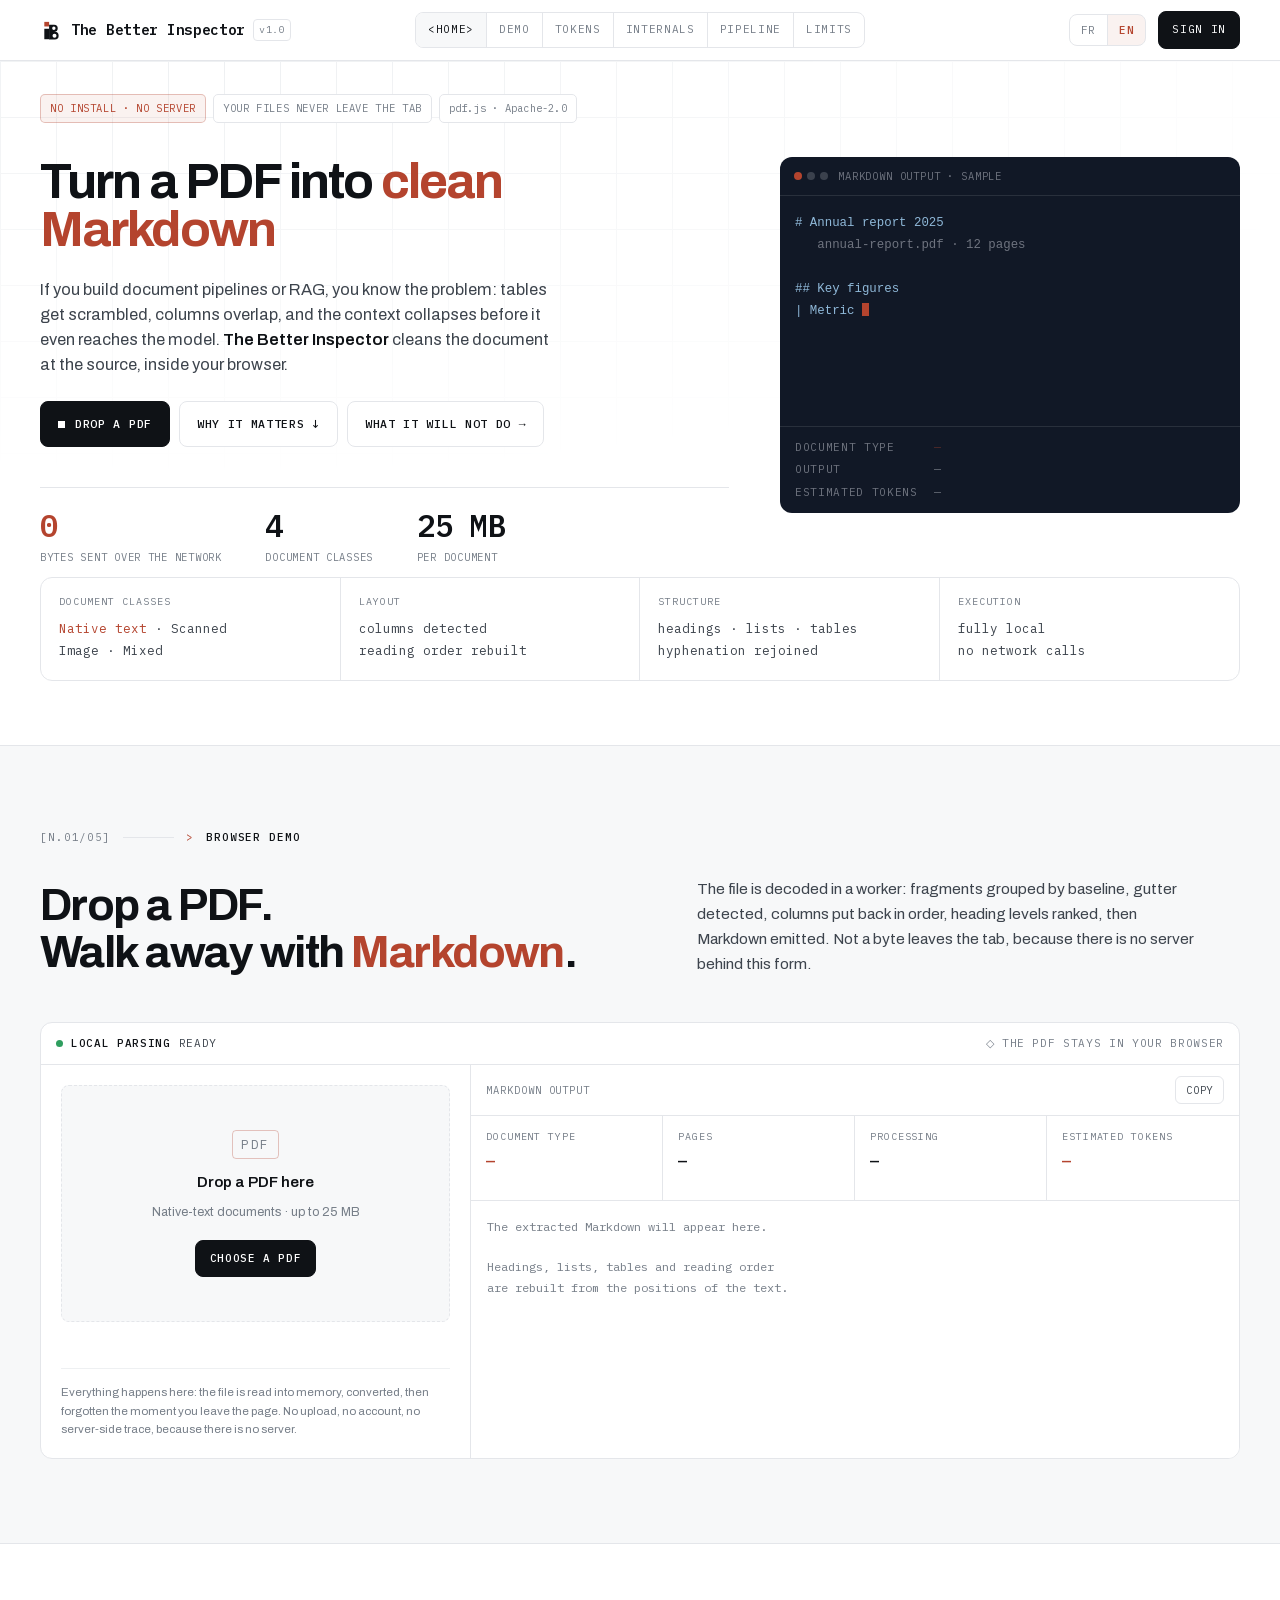
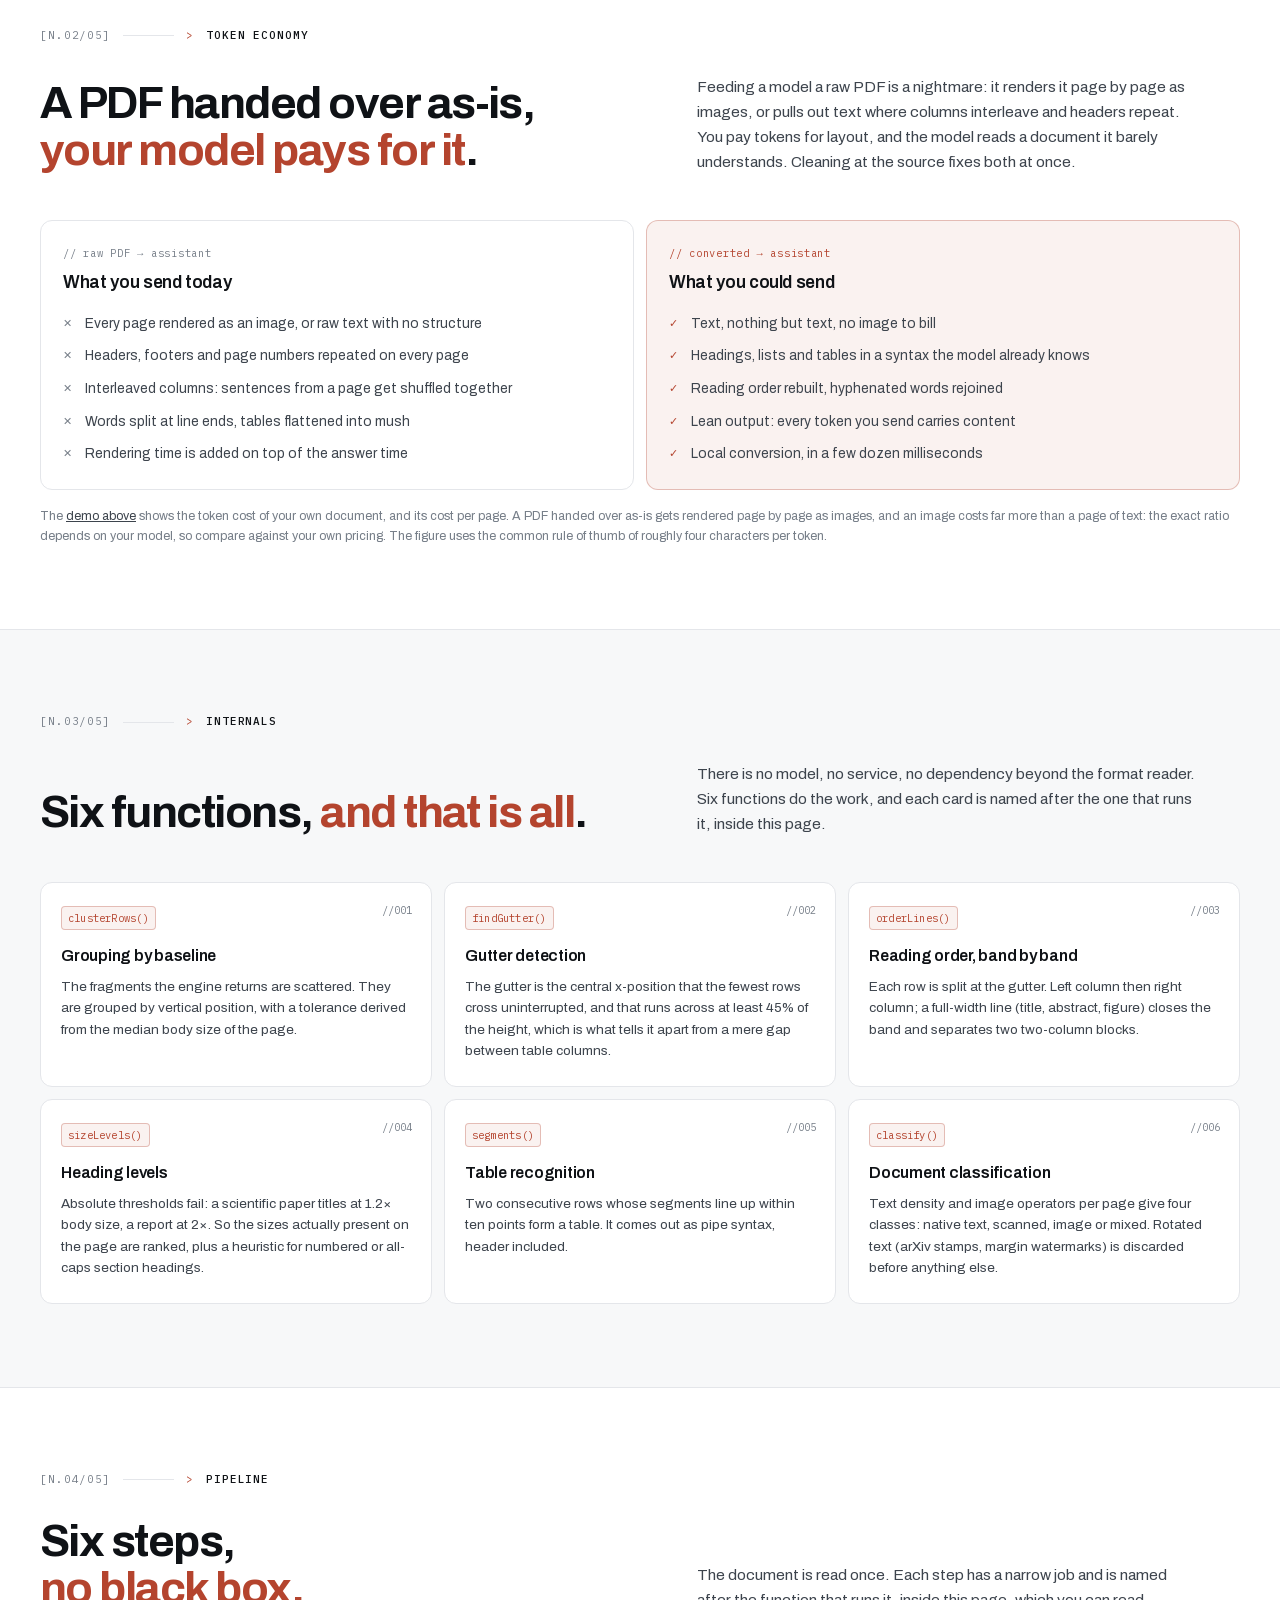
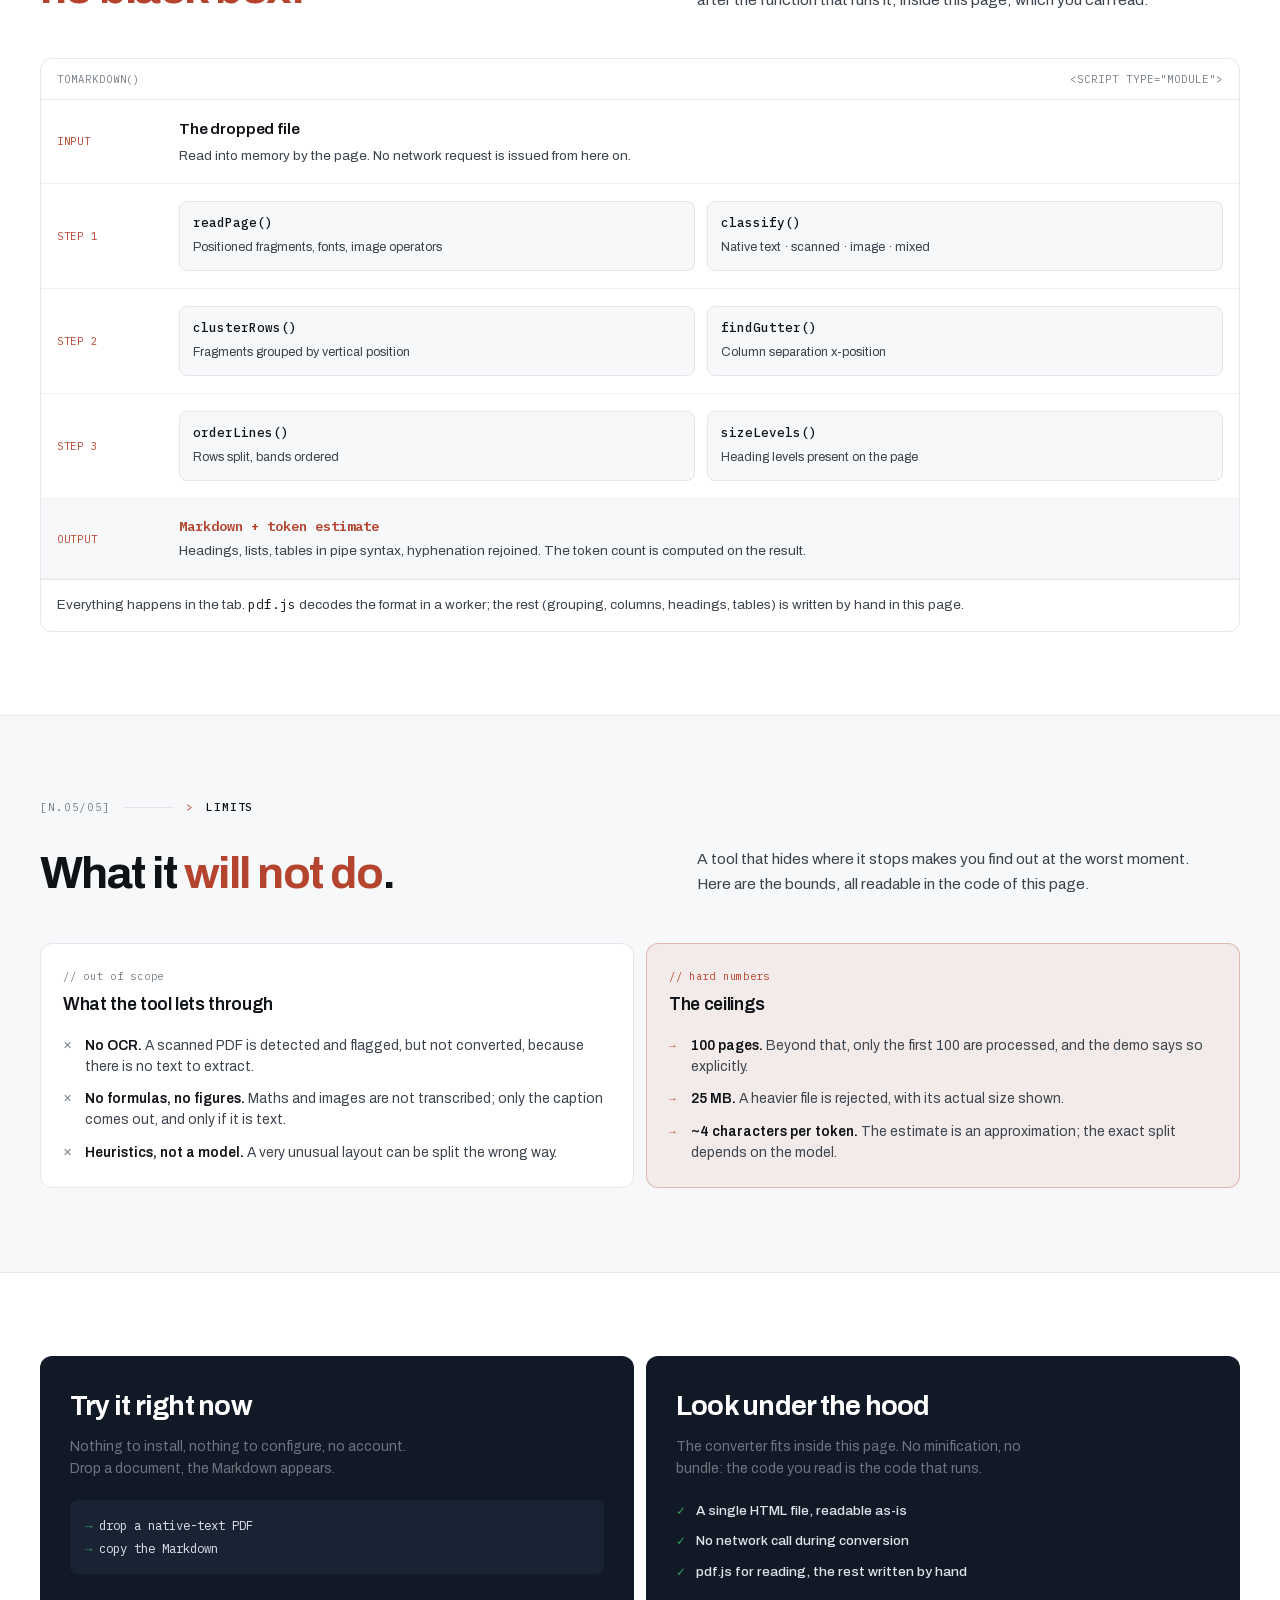
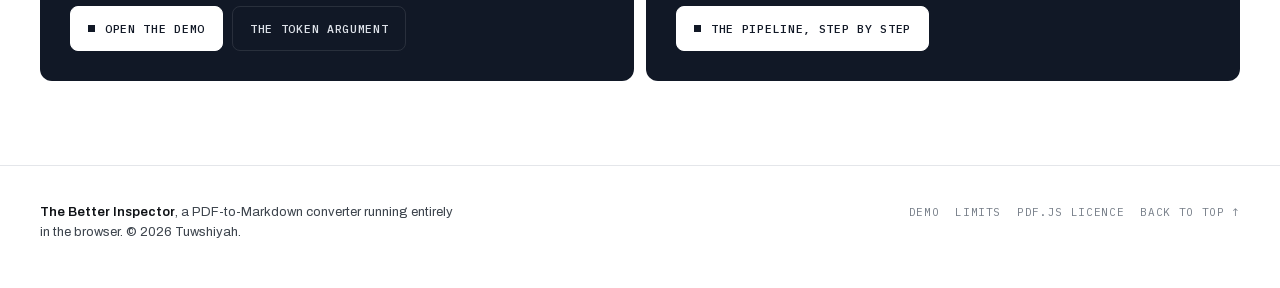
<file: index.html>
<!doctype html>
<html lang="fr">
<head>
<meta charset="utf-8">
<meta name="viewport" content="width=device-width, initial-scale=1">
<title>The Better Inspector, convertir un PDF en Markdown dans votre navigateur</title>
<meta name="description" content="Déposez un PDF, récupérez du Markdown structuré. Titres, listes, tableaux et ordre de lecture reconstruits, entièrement dans votre navigateur, sans installation et sans serveur.">
<meta name="theme-color" content="#ffffff">
<meta property="og:title" content="The Better Inspector">
<meta property="og:description" content="PDF → Markdown structuré, entièrement côté navigateur. Vos fichiers ne quittent jamais l'onglet.">
<meta property="og:type" content="website">
<link rel="icon" href="data:image/svg+xml,%3Csvg%20xmlns%3D%27http%3A%2F%2Fwww.w3.org%2F2000%2Fsvg%27%20viewBox%3D%270%200%2024%2024%27%3E%3Crect%20width%3D%2724%27%20height%3D%2724%27%20rx%3D%275%27%20fill%3D%27%230f1216%27%2F%3E%3Crect%20x%3D%274.5%27%20y%3D%273%27%20width%3D%275%27%20height%3D%274.8%27%20fill%3D%27%23b4442e%27%2F%3E%3Crect%20x%3D%274.5%27%20y%3D%2710.2%27%20width%3D%275.2%27%20height%3D%2710.9%27%20fill%3D%27%23fff%27%2F%3E%3Cpath%20fill%3D%27%23fff%27%20fill-rule%3D%27evenodd%27%20d%3D%27M9.5%206H14.8a3.7%203.7%200%200%201%200%207.4H15.5a3.95%203.95%200%200%201%200%207.9H9.5Z%20M14.45%207.95a1.75%201.75%200%201%200%200%203.5%201.75%201.75%200%200%200%200-3.5Z%20M15.15%2015.35a2.1%202.1%200%201%200%200%204.2%202.1%202.1%200%200%200%200-4.2Z%27%2F%3E%3C%2Fsvg%3E">

<style>
/* Polices servies depuis le site : aucune requête tierce.
   Archivo et IBM Plex Mono, SIL Open Font License. */
@font-face {
  font-family: 'Archivo';
  font-style: normal;
  font-weight: 400;
  font-stretch: 100%;
  font-display: swap;
  src: url(./vendor/fonts/Archivo-400-latin-ext.woff2) format('woff2');
  unicode-range: U+0100-02BA, U+02BD-02C5, U+02C7-02CC, U+02CE-02D7, U+02DD-02FF, U+0304, U+0308, U+0329, U+1D00-1DBF, U+1E00-1E9F, U+1EF2-1EFF, U+2020, U+20A0-20AB, U+20AD-20C0, U+2113, U+2C60-2C7F, U+A720-A7FF;
}
@font-face {
  font-family: 'Archivo';
  font-style: normal;
  font-weight: 400;
  font-stretch: 100%;
  font-display: swap;
  src: url(./vendor/fonts/Archivo-400-latin.woff2) format('woff2');
  unicode-range: U+0000-00FF, U+0131, U+0152-0153, U+02BB-02BC, U+02C6, U+02DA, U+02DC, U+0304, U+0308, U+0329, U+2000-206F, U+20AC, U+2122, U+2191, U+2193, U+2212, U+2215, U+FEFF, U+FFFD;
}
@font-face {
  font-family: 'Archivo';
  font-style: normal;
  font-weight: 500;
  font-stretch: 100%;
  font-display: swap;
  src: url(./vendor/fonts/Archivo-500-latin-ext.woff2) format('woff2');
  unicode-range: U+0100-02BA, U+02BD-02C5, U+02C7-02CC, U+02CE-02D7, U+02DD-02FF, U+0304, U+0308, U+0329, U+1D00-1DBF, U+1E00-1E9F, U+1EF2-1EFF, U+2020, U+20A0-20AB, U+20AD-20C0, U+2113, U+2C60-2C7F, U+A720-A7FF;
}
@font-face {
  font-family: 'Archivo';
  font-style: normal;
  font-weight: 500;
  font-stretch: 100%;
  font-display: swap;
  src: url(./vendor/fonts/Archivo-500-latin.woff2) format('woff2');
  unicode-range: U+0000-00FF, U+0131, U+0152-0153, U+02BB-02BC, U+02C6, U+02DA, U+02DC, U+0304, U+0308, U+0329, U+2000-206F, U+20AC, U+2122, U+2191, U+2193, U+2212, U+2215, U+FEFF, U+FFFD;
}
@font-face {
  font-family: 'Archivo';
  font-style: normal;
  font-weight: 600;
  font-stretch: 100%;
  font-display: swap;
  src: url(./vendor/fonts/Archivo-600-latin-ext.woff2) format('woff2');
  unicode-range: U+0100-02BA, U+02BD-02C5, U+02C7-02CC, U+02CE-02D7, U+02DD-02FF, U+0304, U+0308, U+0329, U+1D00-1DBF, U+1E00-1E9F, U+1EF2-1EFF, U+2020, U+20A0-20AB, U+20AD-20C0, U+2113, U+2C60-2C7F, U+A720-A7FF;
}
@font-face {
  font-family: 'Archivo';
  font-style: normal;
  font-weight: 600;
  font-stretch: 100%;
  font-display: swap;
  src: url(./vendor/fonts/Archivo-600-latin.woff2) format('woff2');
  unicode-range: U+0000-00FF, U+0131, U+0152-0153, U+02BB-02BC, U+02C6, U+02DA, U+02DC, U+0304, U+0308, U+0329, U+2000-206F, U+20AC, U+2122, U+2191, U+2193, U+2212, U+2215, U+FEFF, U+FFFD;
}
@font-face {
  font-family: 'Archivo';
  font-style: normal;
  font-weight: 700;
  font-stretch: 100%;
  font-display: swap;
  src: url(./vendor/fonts/Archivo-700-latin-ext.woff2) format('woff2');
  unicode-range: U+0100-02BA, U+02BD-02C5, U+02C7-02CC, U+02CE-02D7, U+02DD-02FF, U+0304, U+0308, U+0329, U+1D00-1DBF, U+1E00-1E9F, U+1EF2-1EFF, U+2020, U+20A0-20AB, U+20AD-20C0, U+2113, U+2C60-2C7F, U+A720-A7FF;
}
@font-face {
  font-family: 'Archivo';
  font-style: normal;
  font-weight: 700;
  font-stretch: 100%;
  font-display: swap;
  src: url(./vendor/fonts/Archivo-700-latin.woff2) format('woff2');
  unicode-range: U+0000-00FF, U+0131, U+0152-0153, U+02BB-02BC, U+02C6, U+02DA, U+02DC, U+0304, U+0308, U+0329, U+2000-206F, U+20AC, U+2122, U+2191, U+2193, U+2212, U+2215, U+FEFF, U+FFFD;
}
@font-face {
  font-family: 'IBM Plex Mono';
  font-style: normal;
  font-weight: 400;
  font-display: swap;
  src: url(./vendor/fonts/IBMPlexMono-400-latin-ext.woff2) format('woff2');
  unicode-range: U+0100-02BA, U+02BD-02C5, U+02C7-02CC, U+02CE-02D7, U+02DD-02FF, U+0304, U+0308, U+0329, U+1D00-1DBF, U+1E00-1E9F, U+1EF2-1EFF, U+2020, U+20A0-20AB, U+20AD-20C0, U+2113, U+2C60-2C7F, U+A720-A7FF;
}
@font-face {
  font-family: 'IBM Plex Mono';
  font-style: normal;
  font-weight: 400;
  font-display: swap;
  src: url(./vendor/fonts/IBMPlexMono-400-latin.woff2) format('woff2');
  unicode-range: U+0000-00FF, U+0131, U+0152-0153, U+02BB-02BC, U+02C6, U+02DA, U+02DC, U+0304, U+0308, U+0329, U+2000-206F, U+20AC, U+2122, U+2191, U+2193, U+2212, U+2215, U+FEFF, U+FFFD;
}
@font-face {
  font-family: 'IBM Plex Mono';
  font-style: normal;
  font-weight: 500;
  font-display: swap;
  src: url(./vendor/fonts/IBMPlexMono-500-latin-ext.woff2) format('woff2');
  unicode-range: U+0100-02BA, U+02BD-02C5, U+02C7-02CC, U+02CE-02D7, U+02DD-02FF, U+0304, U+0308, U+0329, U+1D00-1DBF, U+1E00-1E9F, U+1EF2-1EFF, U+2020, U+20A0-20AB, U+20AD-20C0, U+2113, U+2C60-2C7F, U+A720-A7FF;
}
@font-face {
  font-family: 'IBM Plex Mono';
  font-style: normal;
  font-weight: 500;
  font-display: swap;
  src: url(./vendor/fonts/IBMPlexMono-500-latin.woff2) format('woff2');
  unicode-range: U+0000-00FF, U+0131, U+0152-0153, U+02BB-02BC, U+02C6, U+02DA, U+02DC, U+0304, U+0308, U+0329, U+2000-206F, U+20AC, U+2122, U+2191, U+2193, U+2212, U+2215, U+FEFF, U+FFFD;
}
@font-face {
  font-family: 'IBM Plex Mono';
  font-style: normal;
  font-weight: 600;
  font-display: swap;
  src: url(./vendor/fonts/IBMPlexMono-600-latin-ext.woff2) format('woff2');
  unicode-range: U+0100-02BA, U+02BD-02C5, U+02C7-02CC, U+02CE-02D7, U+02DD-02FF, U+0304, U+0308, U+0329, U+1D00-1DBF, U+1E00-1E9F, U+1EF2-1EFF, U+2020, U+20A0-20AB, U+20AD-20C0, U+2113, U+2C60-2C7F, U+A720-A7FF;
}
@font-face {
  font-family: 'IBM Plex Mono';
  font-style: normal;
  font-weight: 600;
  font-display: swap;
  src: url(./vendor/fonts/IBMPlexMono-600-latin.woff2) format('woff2');
  unicode-range: U+0000-00FF, U+0131, U+0152-0153, U+02BB-02BC, U+02C6, U+02DA, U+02DC, U+0304, U+0308, U+0329, U+2000-206F, U+20AC, U+2122, U+2191, U+2193, U+2212, U+2215, U+FEFF, U+FFFD;
}


/* ═══════════════════════════════════════════════════════════════
   Jetons — base claire « produit », vocabulaire mono « atelier »
   ═══════════════════════════════════════════════════════════════ */
:root{
  --bg:#ffffff;
  --bg-alt:#f7f8f9;
  --ink:#0f1216;
  --ink-2:#3d444d;
  --muted:#767e88;
  --line:#e4e6ea;
  --line-2:#eef0f2;

  --oxide:#b4442e;                    /* l'accent : rouille sur papier */
  --oxide-soft:rgba(180,68,46,.07);
  --oxide-line:rgba(180,68,46,.3);
  --live:#2f9e5f;

  --dark:#111826;
  --dark-2:#1a2333;
  --dark-line:rgba(255,255,255,.1);
  --dark-fg:#dfe3ea;
  --dark-mut:rgba(223,227,234,.45);

  --sans:"Archivo","Helvetica Neue",Arial,sans-serif;
  --mono:"IBM Plex Mono",ui-monospace,"SFMono-Regular",Consolas,monospace;

  --r:8px;
  --r-lg:12px;
  --shell:1200px;
}

*,*::before,*::after{box-sizing:border-box}
html{scroll-behavior:smooth}
body{
  margin:0;background:var(--bg);color:var(--ink);
  font-family:var(--sans);font-size:16px;line-height:1.55;
  -webkit-font-smoothing:antialiased;text-rendering:optimizeLegibility;
}
a{color:inherit}
::selection{background:var(--oxide);color:#fff}
:focus-visible{outline:2px solid var(--oxide);outline-offset:3px;border-radius:4px}
.shell{width:min(100% - 2.5rem,var(--shell));margin-inline:auto}

/* ── Navigation : rangée de pastilles mono ─────────────────────── */
.nav{position:sticky;top:0;z-index:60;background:rgba(255,255,255,.85);
  backdrop-filter:blur(14px) saturate(1.5);border-bottom:1px solid var(--line)}
.nav-in{display:grid;grid-template-columns:minmax(0,1fr) auto minmax(0,1fr);align-items:center;gap:14px;height:60px}
/* colonnes fixees : un element en display:none quitte la grille, et
   sans cet ancrage le bloc de droite glisserait au centre */
.brand{grid-column:1}
.navlinks{grid-column:2;justify-self:center}
.nav-right{grid-column:3;justify-self:end;display:flex;align-items:center;gap:12px;min-width:0}
.brand{display:flex;align-items:center;gap:8px;text-decoration:none;min-width:0}
.mark{width:23px;height:23px;flex:none;color:var(--ink)}
@media(max-width:440px){.mark{width:20px;height:20px}}
.brand b{font-family:var(--mono);font-size:14.5px;font-weight:600;letter-spacing:-.02em;white-space:nowrap}
.chip{font-family:var(--mono);font-size:10px;letter-spacing:.05em;color:var(--muted);
  border:1px solid var(--line);border-radius:4px;padding:2px 5px;white-space:nowrap}
.navlinks{display:flex;border:1px solid var(--line);border-radius:var(--r);overflow:hidden;background:var(--bg)}
.navlinks a{font-family:var(--mono);font-size:11px;letter-spacing:.06em;text-transform:uppercase;
  color:var(--muted);text-decoration:none;padding:8px 12px;border-right:1px solid var(--line);
  white-space:nowrap;transition:color .16s,background .16s}
.navlinks a:last-child{border-right:0}
.navlinks a:hover{color:var(--ink);background:var(--bg-alt)}
.navlinks a.cur{color:var(--ink);background:var(--bg-alt)}
.gh{display:inline-flex;align-items:center;gap:7px;font-family:var(--mono);font-size:11px;
  letter-spacing:.06em;text-transform:uppercase;text-decoration:none;white-space:nowrap;
  border:1px solid var(--ink);border-radius:var(--r);padding:9px 13px;background:var(--ink);
  color:#fff;transition:background .16s,border-color .16s}
.gh:hover{background:var(--oxide);border-color:var(--oxide)}
.lang{display:flex;border:1px solid var(--line);border-radius:var(--r);overflow:hidden;
  background:var(--bg);flex:none}
.lang button{font-family:var(--mono);font-size:11px;letter-spacing:.06em;color:var(--muted);
  background:none;border:0;border-right:1px solid var(--line);padding:8px 11px;cursor:pointer;
  transition:color .16s,background .16s}
.lang button:last-child{border-right:0}
.lang button:hover{color:var(--ink);background:var(--bg-alt)}
/* la langue active reprend l'accent du titre (« Markdown propre ») */
.lang button[aria-pressed=true]{color:var(--oxide);background:var(--oxide-soft);font-weight:500}
/* ── Menu mobile ───────────────────────────────────────────────────
   Le bouton n'existe que sous 800 px, la ou la barre de liens n'a
   plus la place de tenir : elle s'y deplie sous la barre au lieu de
   disparaitre sans recours. */
.burger{display:none;align-items:center;justify-content:center;flex:none;
  width:33px;height:33px;padding:0;cursor:pointer;color:var(--muted);
  background:var(--bg);border:1px solid var(--line);border-radius:var(--r);
  transition:color .16s,background .16s}
.burger:hover{color:var(--ink);background:var(--bg-alt)}
.burger[aria-expanded=true]{color:var(--oxide);background:var(--oxide-soft);border-color:var(--oxide-line)}
.burger svg{width:15px;height:15px;display:block}
.burger .ico-close,.burger[aria-expanded=true] .ico-open{display:none}
.burger[aria-expanded=true] .ico-close{display:block}

@media(max-width:1100px){.navlinks a.opt{display:none}}
@media(max-width:800px){
  .burger{display:inline-flex}
  /* .nav est sticky, donc positionne : le panneau s'ancre dessus.
     justify-self:center vient de la barre horizontale et ferait
     retrecir le panneau au lieu de l'etirer entre left et right */
  .navlinks{display:none;position:absolute;left:0;right:0;top:60px;
    justify-self:stretch;
    flex-direction:column;border-radius:0;border-left:0;border-right:0;
    box-shadow:0 14px 30px rgba(15,18,22,.10)}
  .navlinks.open{display:flex}
  .navlinks a{border-right:0;border-bottom:1px solid var(--line);
    padding:13px 22px;font-size:12px}
  .navlinks a:last-child{border-bottom:0}
  /* les deux entrees repliees des 1100 px retrouvent leur place ici :
     le panneau a la hauteur qu'une barre horizontale n'avait pas */
  .navlinks a.opt{display:block}
}
@media(max-width:560px){.chip{display:none}}
/* la marque et le sélecteur doivent tenir sans troncature */
@media(max-width:440px){
  .nav-in{gap:10px}
  .nav-right{gap:8px}
  .brand b{font-size:12.5px}
  .lang button{padding:8px 8px}
  .gh{padding:8px 10px}
}
/* sous 430 px, la marque se reduit a son monogramme : c'est ce qui
   laisse la place au selecteur de langue et a l'action principale */
@media(max-width:430px){ .brand b{display:none} }

/* ── Boutons ───────────────────────────────────────────────────── */
.btn{display:inline-flex;align-items:center;gap:10px;font-family:var(--mono);font-size:11.5px;
  font-weight:500;letter-spacing:.06em;text-transform:uppercase;text-decoration:none;
  padding:13px 17px;border:1px solid var(--line);border-radius:var(--r);
  background:var(--bg);color:var(--ink);transition:border-color .16s,background .16s,transform .16s}
.btn:hover{border-color:var(--ink);transform:translateY(-1px)}
.btn s{width:7px;height:7px;background:currentColor;flex:none;display:block}   /* le carré Aeye */
.btn-primary{background:var(--ink);border-color:var(--ink);color:#fff}
.btn-primary:hover{background:var(--oxide);border-color:var(--oxide)}
.btn-dark{background:transparent;border-color:var(--dark-line);color:var(--dark-fg)}
.btn-dark:hover{border-color:var(--dark-fg)}
.btn-light{background:#fff;border-color:#fff;color:var(--dark)}
.btn-light:hover{background:var(--oxide);border-color:var(--oxide);color:#fff}

/* ── Bandes de section ─────────────────────────────────────────── */
.band{padding:clamp(58px,6.5vw,100px) 0;border-top:1px solid var(--line)}
.band-alt{background:var(--bg-alt)}
.sec-tag{display:flex;align-items:center;gap:12px;margin:0 0 clamp(20px,2.6vw,30px);
  font-family:var(--mono);font-size:11px;letter-spacing:.08em;text-transform:uppercase;color:var(--muted)}
.sec-tag i{flex:0 0 clamp(24px,4vw,64px);height:1px;background:var(--line);display:block}
.sec-tag .gt{color:var(--oxide)}
.sec-tag b{color:var(--ink);font-weight:500}

.intro{display:grid;grid-template-columns:minmax(0,1.05fr) minmax(0,.95fr);
  gap:clamp(18px,4.5vw,72px);align-items:end;margin-bottom:clamp(30px,3.6vw,46px)}
@media(max-width:880px){.intro{grid-template-columns:minmax(0,1fr);align-items:start;gap:14px}}
h2{margin:0;font-size:clamp(28px,3.5vw,46px);font-weight:700;line-height:1.05;letter-spacing:-.034em;max-width:24ch}
h2 em{font-style:normal;color:var(--oxide)}
.intro p{margin:0;color:var(--ink-2);font-size:15.5px;line-height:1.62;max-width:56ch}
.intro p a{color:var(--oxide);text-underline-offset:3px}
.intro p code,.note code{font-family:var(--mono);font-size:13px;background:var(--bg);
  border:1px solid var(--line);border-radius:4px;padding:1px 5px}
.band-alt .intro p code{background:#fff}

/* ═══ HERO ══════════════════════════════════════════════════════ */
.hero{position:relative;overflow:hidden;padding:clamp(22px,2.6vw,38px) 0 clamp(40px,5vw,64px)}
.hero::before{
  content:"";position:absolute;inset:0;pointer-events:none;
  background-image:linear-gradient(var(--line-2) 1px,transparent 1px),
                   linear-gradient(90deg,var(--line-2) 1px,transparent 1px);
  background-size:56px 56px;
  -webkit-mask-image:radial-gradient(130% 88% at 18% 0%,#000 0%,transparent 70%);
  mask-image:radial-gradient(130% 88% at 18% 0%,#000 0%,transparent 70%);
}
.hero>*{position:relative}

.tags{display:flex;flex-wrap:wrap;gap:7px;margin-bottom:clamp(22px,3vw,34px)}
.tag{font-family:var(--mono);font-size:10.5px;letter-spacing:.06em;text-transform:uppercase;
  color:var(--muted);background:var(--bg);border:1px solid var(--line);border-radius:5px;padding:5px 9px}
.tag-hot{color:var(--oxide);border-color:var(--oxide-line);background:var(--oxide-soft)}
.tag-code{text-transform:none;letter-spacing:.02em}

h1{margin:0;font-size:clamp(31px,3.9vw,52px);font-weight:700;line-height:.98;letter-spacing:-.038em;max-width:17ch}
h1 em{font-style:normal;color:var(--oxide)}
@keyframes blink{0%,50%{opacity:1}50.01%,100%{opacity:0}}

.hero-cols{display:grid;grid-template-columns:minmax(0,1fr) minmax(0,460px);
  gap:0 clamp(28px,4vw,60px);align-items:start}
.hero-head{grid-column:1;grid-row:1}
.hero-body{grid-column:1;grid-row:2;display:flex;flex-direction:column;min-width:0}
.hero .term{grid-column:2;grid-row:2}
@media(max-width:940px){
  .hero-cols{grid-template-columns:minmax(0,1fr)}
  .hero-head,.hero-body,.hero .term{grid-column:1}
  .hero-head{grid-row:1}.hero-body{grid-row:2}.hero .term{grid-row:3;margin-top:34px}
}
.lede{margin:clamp(16px,2vw,24px) 0 0;font-size:16.5px;line-height:1.5;color:var(--ink-2);max-width:52ch}
.lede strong{color:var(--ink);font-weight:600}
.cta-row{display:flex;flex-wrap:wrap;gap:9px;margin-top:24px}

.stats{display:flex;flex-wrap:wrap;gap:clamp(22px,3.4vw,50px);margin-top:clamp(28px,3.4vw,40px);
  padding-top:22px;border-top:1px solid var(--line)}
.stat b{display:block;font-family:var(--mono);font-size:clamp(23px,2.5vw,31px);font-weight:600;
  letter-spacing:-.035em;line-height:1;font-variant-numeric:tabular-nums}
.stat:first-child b{color:var(--oxide)}
.stat span{display:block;font-family:var(--mono);font-size:10.5px;letter-spacing:.07em;
  text-transform:uppercase;color:var(--muted);margin-top:8px}

/* ── Terminal ──────────────────────────────────────────────────── */
.term{background:var(--dark);border-radius:var(--r-lg);color:var(--dark-fg);
  font-family:var(--mono);overflow:hidden}
.term-head{display:flex;align-items:center;gap:10px;padding:11px 14px;border-bottom:1px solid var(--dark-line);
  font-size:10.5px;letter-spacing:.08em;text-transform:uppercase;color:var(--dark-mut)}
.dots{display:flex;gap:5px}
.dots i{width:8px;height:8px;border-radius:50%;background:rgba(223,227,234,.2)}
.dots i:first-child{background:var(--oxide)}
.term pre{margin:0;padding:16px 15px;overflow-x:auto;line-height:1.78;font-size:12.4px}
.hero .term pre{min-height:calc(16.02em + 32px)}
.tcur{display:inline-block;width:.58em;height:1.02em;background:var(--oxide);
  vertical-align:-.16em;animation:blink 1.05s steps(1) infinite}
.p1{color:var(--oxide)}
.cmt{color:var(--dark-mut)}
.md{color:#8fb8d8}
.term-foot{display:grid;grid-template-columns:auto 1fr;gap:5px 16px;padding:12px 15px;
  border-top:1px solid var(--dark-line);font-size:11px}
.term-foot span{color:var(--dark-mut);letter-spacing:.06em;text-transform:uppercase}
.term-foot strong{font-weight:500}
.term-foot strong.hot{color:var(--oxide)}

/* ── Fiche technique ───────────────────────────────────────────── */
.specs{display:grid;grid-template-columns:repeat(4,1fr);margin-top:12px;
  border:1px solid var(--line);border-radius:var(--r-lg);overflow:hidden;background:var(--bg)}
@media(max-width:940px){.specs{grid-template-columns:repeat(2,1fr)}}
@media(max-width:560px){.specs{grid-template-columns:1fr}}
.spec{padding:16px 18px 18px;border-right:1px solid var(--line)}
.spec:last-child{border-right:0}
@media(max-width:940px){
  .spec:nth-child(2n){border-right:0}
  .spec:nth-child(-n+2){border-bottom:1px solid var(--line)}
}
@media(max-width:560px){
  .spec{border-right:0;border-bottom:1px solid var(--line)}
  .spec:last-child{border-bottom:0}
}
.spec span{display:block;font-family:var(--mono);font-size:10px;letter-spacing:.1em;
  text-transform:uppercase;color:var(--muted);margin-bottom:8px}
.spec b{display:block;font-family:var(--mono);font-size:12.5px;font-weight:400;line-height:1.75;color:var(--ink-2)}
.spec b i{font-style:normal;color:var(--oxide)}

/* ═══ DÉMO — l'élément signature ════════════════════════════════ */
.demo{background:var(--bg);border:1px solid var(--line);border-radius:var(--r-lg);overflow:hidden}
.demo-bar{display:flex;align-items:center;gap:12px;flex-wrap:wrap;padding:12px 15px;
  border-bottom:1px solid var(--line);font-family:var(--mono);font-size:11px;
  letter-spacing:.06em;text-transform:uppercase;color:var(--muted)}
.demo-engine{display:inline-flex;align-items:center;gap:8px;color:var(--ink-2)}
.demo-engine b{font-weight:500;color:var(--ink)}
.dot{width:7px;height:7px;border-radius:50%;background:var(--muted);flex:none}
.dot-ok{background:var(--live)}
.dot-run{background:var(--oxide);animation:pulse 1s ease-in-out infinite}
.dot-err{background:var(--oxide)}
@keyframes pulse{0%,100%{opacity:1}50%{opacity:.25}}
.demo-priv{margin-left:auto;display:inline-flex;align-items:center;gap:7px}

.demo-grid{display:grid;grid-template-columns:minmax(0,430px) minmax(0,1fr)}
@media(max-width:960px){.demo-grid{grid-template-columns:minmax(0,1fr)}}
.demo-in{padding:20px;border-right:1px solid var(--line)}
@media(max-width:960px){.demo-in{border-right:0;border-bottom:1px solid var(--line)}}

.drop{display:flex;flex-direction:column;align-items:center;gap:8px;text-align:center;
  border:1px dashed var(--line);border-radius:var(--r);background:var(--bg-alt);
  padding:clamp(34px,3.4vw,46px) 22px;cursor:pointer;transition:border-color .18s,background .18s}
.drop:hover,.drop.over{border-color:var(--oxide);background:var(--oxide-soft)}
.drop-mark{font-family:var(--mono);font-size:10.5px;letter-spacing:.14em;color:var(--oxide);
  border:1px solid var(--oxide-line);border-radius:4px;padding:4px 8px;margin-bottom:4px}
.drop strong{font-size:15px;font-weight:600}
.drop span{font-size:12.5px;color:var(--muted)}
.drop .pick{margin-top:10px;font-family:var(--mono);font-size:11px;letter-spacing:.06em;
  text-transform:uppercase;font-weight:500;border:1px solid var(--ink);border-radius:var(--r);
  background:var(--ink);color:#fff;padding:9px 14px}

.demo-file{display:none;align-items:baseline;gap:8px;margin-top:14px;font-family:var(--mono);
  font-size:11.5px;padding:10px 11px;border:1px solid var(--line);border-radius:var(--r);background:var(--bg-alt)}
.demo-file.on{display:flex}
.demo-file strong{flex:1 1 auto;min-width:0;font-weight:500;overflow:hidden;text-overflow:ellipsis;white-space:nowrap}
.demo-file span{flex:none;color:var(--muted)}
.demo-file button{flex:none;font-family:var(--mono);font-size:11px;text-transform:uppercase;
  letter-spacing:.06em;background:none;border:0;color:var(--oxide);cursor:pointer;padding:0}
.demo-file button:hover{text-decoration:underline}
.demo-msg{margin:12px 0 0;font-size:12.5px;line-height:1.5;color:var(--ink-2);min-height:1.5em}
.demo-msg[data-tone=err]{color:var(--oxide)}
.demo-msg[data-tone=ok]{color:var(--live)}
.note{margin:16px 0 0;padding-top:14px;border-top:1px solid var(--line-2);
  font-size:11.5px;line-height:1.6;color:var(--muted)}
.note a{color:var(--ink-2)}

.demo-out{display:flex;flex-direction:column;min-width:0}
.demo-out-head{display:flex;align-items:center;gap:12px;padding:11px 15px;border-bottom:1px solid var(--line);
  font-family:var(--mono);font-size:10.5px;letter-spacing:.09em;text-transform:uppercase;color:var(--muted)}
.demo-copy{margin-left:auto;font-family:var(--mono);font-size:10.5px;letter-spacing:.06em;
  text-transform:uppercase;padding:6px 10px;border:1px solid var(--line);border-radius:6px;
  background:var(--bg);color:var(--ink-2);cursor:pointer;transition:.16s}
.demo-copy:hover{border-color:var(--ink);color:var(--ink)}
.demo-copy[data-done=yes]{color:var(--oxide);border-color:var(--oxide-line)}
.demo-metrics{display:grid;grid-template-columns:repeat(4,1fr);border-bottom:1px solid var(--line)}
@media(max-width:700px){.demo-metrics{grid-template-columns:repeat(2,1fr)}
  .metric:nth-child(2n){border-right:0}.metric:nth-child(-n+2){border-bottom:1px solid var(--line)}}
.metric{padding:13px 15px;border-right:1px solid var(--line);display:flex;flex-direction:column;gap:4px}
.metric:last-child{border-right:0}
.metric span{font-family:var(--mono);font-size:10px;letter-spacing:.09em;text-transform:uppercase;color:var(--muted)}
.metric strong{font-family:var(--mono);font-size:15px;font-weight:600;font-variant-numeric:tabular-nums}
.metric-sub{font-family:var(--mono);font-size:10.5px;color:var(--muted);
  font-variant-numeric:tabular-nums;min-height:1em}
.metric strong.hot{color:var(--oxide)}
.md-out{margin:0;flex:1;min-height:0;height:clamp(300px,34vw,430px);overflow:auto;padding:16px;
  font-family:var(--mono);font-size:12px;line-height:1.7;color:var(--ink-2);
  white-space:pre-wrap;word-break:break-word;background:var(--bg)}
.md-out:empty::before{content:attr(data-empty);color:var(--muted);white-space:pre-wrap}

/* ── Capacités ─────────────────────────────────────────────────── */
.cards{display:grid;grid-template-columns:repeat(3,1fr);gap:12px}
@media(max-width:940px){.cards{grid-template-columns:repeat(2,1fr)}}
@media(max-width:620px){.cards{grid-template-columns:1fr}}
.card{position:relative;padding:22px 20px 24px;background:var(--bg);
  border:1px solid var(--line);border-radius:var(--r-lg);transition:border-color .18s,transform .18s}
.card:hover{border-color:var(--ink);transform:translateY(-2px)}
.card .idx{position:absolute;top:19px;right:19px;font-family:var(--mono);font-size:10.5px;color:var(--muted)}
.card code{display:inline-block;font-family:var(--mono);font-size:10.5px;letter-spacing:.02em;
  color:var(--oxide);background:var(--oxide-soft);border:1px solid var(--oxide-line);
  border-radius:4px;padding:3px 6px;margin-bottom:14px}
.card h3{margin:0 0 7px;font-size:16px;font-weight:600;letter-spacing:-.015em}
.card p{margin:0;font-size:13.6px;line-height:1.58;color:var(--ink-2)}

/* ── Cartes en vis-à-vis (jetons, limites) ─────────────────────── */
.vs{display:grid;grid-template-columns:1fr 1fr;gap:12px}
@media(max-width:820px){.vs{grid-template-columns:1fr}}
.vs-card{padding:24px 22px;background:var(--bg);border:1px solid var(--line);border-radius:var(--r-lg)}
.vs-card.good{border-color:var(--oxide-line);background:var(--oxide-soft)}
.vs-card i{display:block;font-style:normal;font-family:var(--mono);font-size:10.5px;
  letter-spacing:.07em;color:var(--muted);margin-bottom:7px}
.vs-card.good i{color:var(--oxide)}
.vs-card h3{margin:0 0 18px;font-size:17.5px;font-weight:600;letter-spacing:-.02em}
.vs-list{list-style:none;margin:0;padding:0;display:flex;flex-direction:column;gap:12px}
/* bloc, et non flex : le <b> d'introduction doit couler dans la phrase */
.vs-list li{position:relative;padding-left:22px;font-size:13.8px;line-height:1.5;color:var(--ink-2)}
.vs-list li::before{content:"\2715";position:absolute;left:0;top:1px;
  font-family:var(--mono);font-size:11px;color:var(--muted)}
.vs-card.good .vs-list li::before{content:"\2713";color:var(--oxide)}
/* une coche devant un plafond induirait en erreur : on marque, on n'approuve pas */
.vs-card.facts .vs-list li::before{content:"\2192";color:var(--oxide)}
.vs-list li b{color:var(--ink);font-weight:600}
.vs-foot{margin:16px 0 0;font-size:12.5px;line-height:1.6;color:var(--muted)}

/* ── Architecture ──────────────────────────────────────────────── */
.flow{background:var(--bg);border:1px solid var(--line);border-radius:var(--r-lg);overflow:hidden}
.flow-head{display:flex;justify-content:space-between;gap:12px;padding:12px 16px;
  border-bottom:1px solid var(--line);font-family:var(--mono);font-size:10.5px;
  letter-spacing:.09em;text-transform:uppercase;color:var(--muted)}
.step{display:grid;grid-template-columns:104px minmax(0,1fr);gap:18px;align-items:center;
  padding:17px 16px;border-bottom:1px solid var(--line-2)}
.step:last-of-type{border-bottom:0}
.step-n{font-family:var(--mono);font-size:10.5px;letter-spacing:.07em;color:var(--oxide);text-transform:uppercase}
.step h3{margin:0 0 4px;font-size:15.5px;font-weight:600;letter-spacing:-.01em}
.step p{margin:0;font-size:13.4px;color:var(--ink-2);line-height:1.5}
.split{display:grid;grid-template-columns:1fr 1fr;gap:12px}
@media(max-width:660px){.split{grid-template-columns:1fr}.step{grid-template-columns:1fr;gap:8px}}
.mini{border:1px solid var(--line);border-radius:var(--r);padding:11px 13px;background:var(--bg-alt)}
.mini strong{display:block;font-family:var(--mono);font-size:12.5px;font-weight:500;margin-bottom:2px}
.mini span{font-size:12.5px;color:var(--ink-2)}
.step-out{background:var(--bg-alt)}
.step-out h3{color:var(--oxide);font-family:var(--mono);font-size:13.5px;letter-spacing:0}
.flow-foot{padding:15px 16px;border-top:1px solid var(--line);font-size:13.4px;color:var(--ink-2)}
.flow-foot code{font-family:var(--mono);font-size:12.5px;color:var(--ink)}

/* ── Appel à l'action ──────────────────────────────────────────── */
.cta{display:grid;grid-template-columns:1fr 1fr;gap:12px}
@media(max-width:860px){.cta{grid-template-columns:1fr}}
.cta-card{display:flex;flex-direction:column;background:var(--dark);border-radius:var(--r-lg);
  padding:clamp(22px,2.6vw,30px);color:var(--dark-fg)}
.cta-card h3{margin:0 0 8px;font-size:clamp(21px,2.2vw,27px);font-weight:700;letter-spacing:-.028em;color:#fff}
.cta-card>p{margin:0 0 20px;font-size:14px;line-height:1.6;color:var(--dark-mut);max-width:44ch}
.cta-term{background:var(--dark-2);border-radius:var(--r);padding:14px 15px;font-family:var(--mono);
  font-size:12.4px;line-height:1.85;margin-bottom:auto;overflow-x:auto;white-space:pre}
.cta-term .p1{color:var(--live)}
.checks{list-style:none;margin:0 0 auto;padding:0;display:flex;flex-direction:column;gap:9px}
.checks li{display:flex;align-items:baseline;gap:10px;font-size:13.6px;font-weight:500}
.checks li::before{content:"✓";color:var(--live);font-family:var(--mono);font-size:12px;flex:none}
.cta-row-dark{display:flex;flex-wrap:wrap;gap:9px;margin-top:24px}

/* ── Pied ──────────────────────────────────────────────────────── */
footer{border-top:1px solid var(--line);padding:36px 0 46px}
.foot{display:flex;flex-wrap:wrap;gap:22px;align-items:baseline;justify-content:space-between}
.foot p{margin:0;font-size:13px;color:var(--ink-2);max-width:52ch}
.foot p b{color:var(--ink);font-weight:600}
.foot nav{display:flex;flex-wrap:wrap;gap:16px}
.foot nav a{font-family:var(--mono);font-size:11px;letter-spacing:.06em;text-transform:uppercase;
  color:var(--muted);text-decoration:none;transition:color .16s}
.foot nav a:hover{color:var(--oxide)}

/* ── Mouvement ─────────────────────────────────────────────────── */
.js .rv{opacity:0;transform:translateY(12px)}
.js .rv.in{opacity:1;transform:none;transition:opacity .6s cubic-bezier(.22,1,.36,1),transform .6s cubic-bezier(.22,1,.36,1)}
@keyframes fade-up{from{opacity:0;transform:translateY(10px)}to{opacity:1;transform:none}}
.js .tags{animation:fade-up .5s both}
.js h1{animation:fade-up .6s .26s both cubic-bezier(.22,1,.36,1)}
.js .lede,.js .cta-row,.js .stats{animation:fade-up .6s .46s both}
.js .hero .term{animation:fade-up .6s .52s both}
.js .pkgs,.js .specs{animation:fade-up .6s .62s both}

@media(prefers-reduced-motion:reduce){
  html{scroll-behavior:auto}
  .js .rv,.js .rv.in{opacity:1;transform:none;transition:none}
  .js .tags,.js h1,.js .lede,.js .cta-row,.js .stats,.js .hero .term,.js .pkgs,.js .specs{animation:none}
  .dot-run,.tcur{animation:none}
  .tcur{display:none}
  .btn:hover,.card:hover,.pkg:hover{transform:none}
  *{transition-duration:.01ms!important}
}

/* ── Invitation a ouvrir un compte ─────────────────────────────────
   Au-dessus du bandeau, qui est en z-index 60. */
.gate[hidden]{display:none}
.gate{position:fixed;inset:0;z-index:100;display:flex;align-items:center;justify-content:center;
  padding:22px;background:rgba(15,18,22,.42);backdrop-filter:blur(3px)}
.gate-card{width:100%;max-width:410px;background:var(--bg);border:1px solid var(--line);
  border-radius:var(--r-lg);padding:clamp(24px,4vw,32px);box-shadow:0 24px 60px rgba(15,18,22,.22)}
.gate-tag{display:flex;align-items:center;gap:10px;margin:0 0 14px;font-family:var(--mono);
  font-size:11px;letter-spacing:.06em;text-transform:uppercase;color:var(--muted)}
.gate-tag i{flex:1;height:1px;background:var(--line);display:block}
.gate-card h3{margin:0 0 10px;font-size:clamp(19px,2.2vw,23px);line-height:1.25;letter-spacing:-.02em}
.gate-card h3 em{font-style:normal;color:var(--oxide)}
.gate-card p{margin:0 0 20px;font-size:14px;line-height:1.6;color:var(--ink-2)}
.gate-acts{display:flex;flex-wrap:wrap;gap:9px}
.gate-acts .btn{flex:1 1 150px;justify-content:center}
.gate-close{display:block;width:100%;margin-top:16px;padding:0;background:none;border:0;cursor:pointer;
  font-family:var(--mono);font-size:11px;letter-spacing:.05em;color:var(--muted);
  text-decoration:underline;text-underline-offset:3px;transition:color .16s}
.gate-close:hover{color:var(--oxide)}
</style>
</head>

<body>

<nav class="nav">
  <div class="shell nav-in">
    <a class="brand" href="#haut">
      <svg class="mark" viewBox="0 0 24 24" aria-hidden="true">
        <rect x="4.5" y="3" width="5" height="4.8" fill="var(--oxide)"/>
        <rect x="4.5" y="10.2" width="5.2" height="10.9" fill="currentColor"/>
        <path fill="currentColor" fill-rule="evenodd" d="M9.5 6H14.8a3.7 3.7 0 0 1 0 7.4H15.5a3.95 3.95 0 0 1 0 7.9H9.5Z M14.45 7.95a1.75 1.75 0 1 0 0 3.5 1.75 1.75 0 0 0 0-3.5Z M15.15 15.35a2.1 2.1 0 1 0 0 4.2 2.1 2.1 0 0 0 0-4.2Z"/>
      </svg>
      <b>The Better Inspector</b><span class="chip">v1.0</span>
    </a>
    <div class="navlinks" id="navlinks">
      <a class="cur" href="#haut" data-i18n="nav.home">&lt;accueil&gt;</a>
      <a href="#demo" data-i18n="nav.demo">Démo</a>
      <a href="#jetons" data-i18n="nav.tokens">Jetons</a>
      <a class="opt" href="#capacites" data-i18n="nav.caps">Capacités</a>
      <a class="opt" href="#architecture" data-i18n="nav.chain">Chaîne</a>
      <a href="#limites" data-i18n="nav.limits">Limites</a>
    </div>
    <div class="nav-right">
      <div class="lang" role="group" aria-label="Langue / Language">
        <button type="button" data-lang="fr" aria-pressed="true">FR</button>
        <button type="button" data-lang="en" aria-pressed="false">EN</button>
      </div>
      <a class="gh" href="login.html" data-i18n="nav.login">Connexion</a>
      <button class="burger" id="burger" type="button" aria-label="Menu"
              aria-expanded="false" aria-controls="navlinks">
        <svg class="ico-open" viewBox="0 0 16 16" aria-hidden="true">
          <path d="M1 3.5h14M1 8h14M1 12.5h14" fill="none" stroke="currentColor" stroke-width="1.5"/>
        </svg>
        <svg class="ico-close" viewBox="0 0 16 16" aria-hidden="true">
          <path d="M3 3l10 10M13 3L3 13" fill="none" stroke="currentColor" stroke-width="1.5"/>
        </svg>
      </button>
    </div>
  </div>
</nav>

<main id="haut">

  <!-- ══ HERO ══ -->
  <header class="hero">
    <div class="shell">
      <div class="hero-cols">
        <div class="hero-head">
          <div class="tags">
            <span class="tag tag-hot" data-i18n="hero.tag1">Sans installation · sans serveur</span>
            <span class="tag" data-i18n="hero.tag2">Vos fichiers ne quittent pas l'onglet</span>
            <span class="tag tag-code">pdf.js · Apache-2.0</span>
          </div>
        </div>

        <div class="hero-body">
          <h1 data-i18n="hero.h1">Transforme un PDF en <em>Markdown propre</em></h1>

          <p class="lede" data-i18n="hero.lede">
            Si vous construisez des pipelines documentaires ou du RAG, vous connaissez le problème :
            les tableaux se mélangent, les colonnes se chevauchent, et le contexte s'effondre avant
            même d'atteindre le modèle. <strong>The Better Inspector</strong> nettoie le document à
            la source, dans votre navigateur.
          </p>
          <div class="cta-row">
            <a class="btn btn-primary" href="#demo" data-i18n="hero.cta1"><s aria-hidden="true"></s>Déposer un PDF</a>
            <a class="btn" href="#jetons" data-i18n="hero.cta2">Pourquoi ça compte ↓</a>
            <a class="btn" href="#limites" data-i18n="hero.cta3">Ce qu'il ne fait pas →</a>
          </div>

          <div class="stats">
            <div class="stat"><b>0</b><span data-i18n="hero.stat1">Octet envoyé sur le réseau</span></div>
            <div class="stat"><b>4</b><span data-i18n="hero.stat2">Classes de document</span></div>
            <div class="stat"><b data-i18n="hero.stat3v">25 Mo</b><span data-i18n="hero.stat3">Par document</span></div>
          </div>
        </div>

        <div class="term">
          <div class="term-head"><span class="dots" aria-hidden="true"><i></i><i></i><i></i></span><span data-i18n="hero.termhead">sortie markdown · exemple</span></div>
<pre id="hero-term" data-i18n="hero.term"><span class="md"># Rapport annuel 2025</span>
<span class="cmt">   rapport-annuel.pdf · 12 pages</span>

<span class="md">## Chiffres clés</span>
<span class="md">| Indicateur | 2025 | 2024 |</span>
<span class="md">|---|---:|---:|</span>

<span class="md">- Ouverture de trois bureaux</span>
<span class="md">- Lancement de la plateforme</span></pre>
          <div class="term-foot" id="term-foot" data-i18n="hero.termfoot">
            <span>type de document</span><strong class="hot">Texte natif</strong>
            <span>sortie</span><strong>Markdown structuré</strong>
            <span>jetons estimés</span><strong>≈ 1 840</strong>
          </div>
        </div>
      </div>

      <div class="specs" data-i18n-attr="aria-label" data-i18n-a="spec.aria" aria-label="Caractéristiques techniques">
        <div class="spec" data-i18n="spec.1"><span>Classes de document</span><b><i>Texte natif</i> · Scanné<br>Image · Mixte</b></div>
        <div class="spec" data-i18n="spec.2"><span>Mise en page</span><b>colonnes détectées<br>ordre de lecture reconstruit</b></div>
        <div class="spec" data-i18n="spec.3"><span>Structure</span><b>titres · listes · tableaux<br>césures recollées</b></div>
        <div class="spec" data-i18n="spec.4"><span>Exécution</span><b>entièrement locale<br>aucun envoi réseau</b></div>
      </div>
    </div>
  </header>

  <!-- ══ [N.01/05] DÉMO ══ -->
  <section class="band band-alt" id="demo">
    <div class="shell">
      <p class="sec-tag"><span>[N.01/05]</span><i></i><span class="gt">&gt;</span><b data-i18n="sec.demo">Démo navigateur</b></p>
      <div class="intro">
        <h2 class="rv" data-i18n="demo.h2">Déposez un PDF.<br>Repartez avec du <em>Markdown</em>.</h2>
        <p class="rv" data-i18n="demo.sub">
          Le fichier est décodé dans un worker : regroupement des fragments par ligne de base,
          détection de la gouttière, remise en ordre des colonnes, classement des niveaux de titre,
          puis émission Markdown. Aucun octet ne sort de l'onglet, il n'y a pas de serveur
          derrière ce formulaire.
        </p>
      </div>

      <div class="demo rv">
        <div class="demo-bar">
          <span class="demo-engine"><i class="dot" id="eng-dot" aria-hidden="true"></i><b data-i18n="demo.engine">Analyse locale</b><span id="eng-state">Chargement du moteur…</span></span>
          <span class="demo-priv" data-i18n="demo.priv"><span aria-hidden="true">◇</span>Le PDF reste dans votre navigateur</span>
        </div>

        <div class="demo-grid">
          <div class="demo-in">
            <input id="file" type="file" accept=".pdf,application/pdf" hidden>
            <div class="drop" id="drop" role="button" tabindex="0" aria-controls="file"
                 data-i18n-attr="aria-label" data-i18n-a="demo.aria" aria-label="Choisir ou déposer un fichier PDF">
              <span class="drop-mark" aria-hidden="true">PDF</span>
              <strong data-i18n="demo.drop">Déposez un PDF ici</strong>
              <span data-i18n="demo.dropsub">Documents à texte natif · jusqu'à 25 Mo</span>
              <span class="pick" aria-hidden="true" data-i18n="demo.pick">Choisir un PDF</span>
            </div>

            <div class="demo-file" id="fmeta">
              <strong id="fname"></strong>
              <span id="fsize"></span>
              <button id="fclear" type="button" data-i18n="demo.clear">Retirer</button>
            </div>

            <p class="demo-msg" id="msg" role="status" aria-live="polite"></p>

            <p class="note" data-i18n="demo.note">
              Tout se passe ici : le fichier est lu en mémoire, converti, puis oublié dès que vous
              quittez la page. Aucun envoi, aucun compte, aucune trace côté serveur, puisqu'il n'y a pas
              de serveur.
            </p>
          </div>

          <div class="demo-out">
            <div class="demo-out-head">
              <span data-i18n="demo.outhead">Sortie Markdown</span>
              <button class="demo-copy" id="copy" type="button" data-i18n="demo.copy">Copier</button>
            </div>
            <div class="demo-metrics">
              <div class="metric"><span data-i18n="demo.m1">Type de document</span><strong class="hot" id="m-type">—</strong></div>
              <div class="metric"><span>Pages</span><strong id="m-pages">—</strong></div>
              <div class="metric"><span data-i18n="demo.m3">Traitement</span><strong id="m-time">—</strong></div>
              <div class="metric"><span data-i18n="demo.m4">Jetons estimés</span><strong class="hot" id="m-tokens">—</strong><small class="metric-sub" id="m-per-page"></small></div>
            </div>
            <pre class="md-out" id="out" data-empty="Le Markdown extrait s'affichera ici.

Titres, listes, tableaux et ordre de lecture
sont reconstruits à partir des positions du texte."></pre>
          </div>
        </div>
      </div>
    </div>
  </section>

  <!-- ══ [N.02/05] ÉCONOMIE DE JETONS ══ -->
  <section class="band" id="jetons">
    <div class="shell">
      <p class="sec-tag"><span>[N.02/05]</span><i></i><span class="gt">&gt;</span><b data-i18n="sec.tokens">Économie de jetons</b></p>
      <div class="intro">
        <h2 class="rv" data-i18n="tok.h2">Un PDF déposé tel quel,<br><em>votre modèle le paie cher</em>.</h2>
        <p class="rv" data-i18n="tok.sub">
          Nourrir un modèle avec un PDF brut est un cauchemar : il le rend page par page en image,
          ou en tire un texte où les colonnes s'entrelacent et les en-têtes se répètent. Vous payez
          des jetons pour de la mise en forme, et le modèle lit un document qu'il comprend mal.
          Nettoyer à la source règle les deux problèmes d'un coup.
        </p>
      </div>

      <div class="vs rv">
        <div class="vs-card">
          <i data-i18n="tok.card1i">// PDF brut → assistant</i>
          <h3 data-i18n="tok.card1h">Ce que vous envoyez aujourd'hui</h3>
          <ul class="vs-list">
            <li data-i18n="tok.a1">Chaque page rendue en image, ou un texte brut sans structure</li>
            <li data-i18n="tok.a2">En-têtes, pieds de page et numéros répétés à chaque page</li>
            <li data-i18n="tok.a3">Colonnes entrelacées : les phrases d'une page se mélangent</li>
            <li data-i18n="tok.a4">Mots coupés en fin de ligne, tableaux aplatis en bouillie</li>
            <li data-i18n="tok.a5">Le temps de rendu du document s'ajoute à celui de la réponse</li>
          </ul>
        </div>
        <div class="vs-card good">
          <i data-i18n="tok.card2i">// converti → assistant</i>
          <h3 data-i18n="tok.card2h">Ce que vous pourriez envoyer</h3>
          <ul class="vs-list">
            <li data-i18n="tok.b1">Du texte, rien que du texte, aucune image à facturer</li>
            <li data-i18n="tok.b2">Titres, listes et tableaux dans une syntaxe que le modèle connaît</li>
            <li data-i18n="tok.b3">Ordre de lecture reconstruit, césures recollées</li>
            <li data-i18n="tok.b4">Nettoyage économe : chaque jeton envoyé porte du contenu</li>
            <li data-i18n="tok.b5">Conversion locale, en quelques dizaines de millisecondes</li>
          </ul>
        </div>
      </div>

      <p class="vs-foot rv" data-i18n="tok.foot">
        La <a href="#demo" style="color:var(--ink-2)">démonstration ci-dessus</a> affiche le coût en
        jetons de votre propre document, et son coût par page. Un PDF envoyé tel quel est rendu page
        par page en image, et une image coûte bien plus qu'une page de texte : le rapport exact
        dépend de votre modèle, comparez avec vos propres tarifs. Le compte retenu est
        l'approximation usuelle d'environ quatre caractères par jeton.
      </p>
    </div>
  </section>

  <!-- ══ [N.03/05] CAPACITÉS ══ -->
  <section class="band band-alt" id="capacites">
    <div class="shell">
      <p class="sec-tag"><span>[N.03/05]</span><i></i><span class="gt">&gt;</span><b data-i18n="sec.caps">Capacités</b></p>
      <div class="intro">
        <h2 class="rv" data-i18n="cap.h2">Six fonctions, <em>et c'est tout</em>.</h2>
        <p class="rv" data-i18n="cap.sub">
          Il n'y a pas de modèle, pas de service, pas de dépendance en dehors du lecteur de format.
          Six fonctions font le travail, et chaque carte porte le nom de celle qui l'exécute dans
          le fichier de cette page.
        </p>
      </div>
      <div class="cards rv">
        <article class="card">
          <span class="idx">//001</span>
          <code>clusterRows()</code>
          <h3 data-i18n="cap.1h">Regroupement par ligne de base</h3>
          <p data-i18n="cap.1p">Les fragments renvoyés par le moteur sont dispersés. Ils sont regroupés par ordonnée, avec une tolérance dérivée de la taille de corps médiane de la page.</p>
        </article>
        <article class="card">
          <span class="idx">//002</span>
          <code>findGutter()</code>
          <h3 data-i18n="cap.2h">Détection de gouttière</h3>
          <p data-i18n="cap.2p">La gouttière est l'abscisse centrale que le moins de rangées traversent d'un seul tenant, et qui court sur au moins 45 % de la hauteur, ce qui la distingue d'un simple écart entre colonnes d'un tableau.</p>
        </article>
        <article class="card">
          <span class="idx">//003</span>
          <code>orderLines()</code>
          <h3 data-i18n="cap.3h">Ordre de lecture, bande par bande</h3>
          <p data-i18n="cap.3p">Chaque rangée est scindée à la gouttière. Colonne de gauche puis colonne de droite ; une ligne pleine largeur (titre, résumé, figure) clôt la bande et sépare deux blocs à deux colonnes.</p>
        </article>
        <article class="card">
          <span class="idx">//004</span>
          <code>sizeLevels()</code>
          <h3 data-i18n="cap.4h">Niveaux de titre</h3>
          <p data-i18n="cap.4p">Les seuils absolus échouent : un article scientifique titre à 1,2× le corps, un rapport à 2×. On classe donc les tailles réellement présentes sur la page, plus une heuristique pour les intertitres numérotés ou en capitales.</p>
        </article>
        <article class="card">
          <span class="idx">//005</span>
          <code>segments()</code>
          <h3 data-i18n="cap.5h">Reconnaissance de tableaux</h3>
          <p data-i18n="cap.5p">Deux rangées consécutives dont les segments s'alignent à moins de dix points près forment un tableau. Il ressort en syntaxe pipe, en-tête compris.</p>
        </article>
        <article class="card">
          <span class="idx">//006</span>
          <code>classify()</code>
          <h3 data-i18n="cap.6h">Classification du document</h3>
          <p data-i18n="cap.6p">Densité de texte et opérateurs d'image par page donnent quatre classes : texte natif, scanné, image ou mixte. Le texte pivoté (tampons arXiv, filigranes de marge) est écarté avant tout traitement.</p>
        </article>
      </div>
    </div>
  </section>

  <!-- ══ [N.04/05] ARCHITECTURE ══ -->
  <section class="band" id="architecture">
    <div class="shell">
      <p class="sec-tag"><span>[N.04/05]</span><i></i><span class="gt">&gt;</span><b data-i18n="sec.chain">Architecture</b></p>
      <div class="intro">
        <h2 class="rv" data-i18n="ch.h2">Six étapes,<br><em>aucune boîte noire.</em></h2>
        <p class="rv" data-i18n="ch.sub">
          Le document n'est lu qu'une fois. Chaque étape a un rôle étroit et porte le nom de la
          fonction qui l'exécute dans le fichier de cette page, que vous pouvez lire.
        </p>
      </div>
      <div class="flow rv">
        <div class="flow-head"><span>toMarkdown()</span><span>&lt;script type="module"&gt;</span></div>
        <div class="step">
          <span class="step-n" data-i18n="ch.in">Entrée</span>
          <div><h3 data-i18n="ch.inh">Le fichier déposé</h3><p data-i18n="ch.inp">Lu en mémoire par la page. Aucune requête réseau n'est émise à partir d'ici.</p></div>
        </div>
        <div class="step">
          <span class="step-n" data-i18n="ch.s1">Étape 1</span>
          <div class="split">
            <div class="mini"><strong>readPage()</strong><span data-i18n="ch.m1">Fragments positionnés, polices, opérateurs d'image</span></div>
            <div class="mini"><strong>classify()</strong><span data-i18n="ch.m2">Texte natif · scanné · image · mixte</span></div>
          </div>
        </div>
        <div class="step">
          <span class="step-n" data-i18n="ch.s2">Étape 2</span>
          <div class="split">
            <div class="mini"><strong>clusterRows()</strong><span data-i18n="ch.m3">Fragments regroupés par ordonnée</span></div>
            <div class="mini"><strong>findGutter()</strong><span data-i18n="ch.m4">Abscisse de séparation des colonnes</span></div>
          </div>
        </div>
        <div class="step">
          <span class="step-n" data-i18n="ch.s3">Étape 3</span>
          <div class="split">
            <div class="mini"><strong>orderLines()</strong><span data-i18n="ch.m5">Rangées scindées, bandes ordonnées</span></div>
            <div class="mini"><strong>sizeLevels()</strong><span data-i18n="ch.m6">Niveaux de titre présents sur la page</span></div>
          </div>
        </div>
        <div class="step step-out">
          <span class="step-n" data-i18n="ch.out">Sortie</span>
          <div><h3 data-i18n="ch.outh">Markdown + estimation de jetons</h3><p data-i18n="ch.outp">Titres, listes, tableaux en syntaxe pipe, césures recollées. Le compte de jetons est calculé sur le résultat.</p></div>
        </div>
        <div class="flow-foot" data-i18n="ch.foot">
          Tout se passe dans l'onglet. <code>pdf.js</code> décode le format dans un worker ; le reste
          (regroupement, colonnes, titres, tableaux) est écrit à la main dans cette page.
        </div>
      </div>
    </div>
  </section>


  <!-- ══ [N.05/05] LIMITES ══ -->
  <section class="band band-alt" id="limites">
    <div class="shell">
      <p class="sec-tag"><span>[N.05/05]</span><i></i><span class="gt">&gt;</span><b data-i18n="sec.limits">Limites</b></p>
      <div class="intro">
        <h2 class="rv" data-i18n="lim.h2">Ce qu'il <em>ne fait pas</em>.</h2>
        <p class="rv" data-i18n="lim.sub">
          Un outil qui ne dit pas où il s'arrête vous le fait découvrir au mauvais moment. Voici les
          bornes, toutes lisibles dans le code de cette page.
        </p>
      </div>
      <div class="vs rv">
        <div class="vs-card">
          <i data-i18n="lim.c1i">// hors de portée</i>
          <h3 data-i18n="lim.c1h">Ce que l'outil laisse passer</h3>
          <ul class="vs-list">
            <li data-i18n="lim.a1"><b>Pas d'OCR.</b> Un PDF scanné est détecté et signalé, mais pas converti, il n'y a aucun texte à extraire.</li>
            <li data-i18n="lim.a2"><b>Ni formules ni figures.</b> Les mathématiques et les images ne sont pas transcrites ; seule la légende ressort, si elle est en texte.</li>
            <li data-i18n="lim.a3"><b>Des heuristiques, pas un modèle.</b> Une mise en page très inhabituelle peut être mal découpée.</li>
          </ul>
        </div>
        <div class="vs-card good facts">
          <i data-i18n="lim.c2i">// bornes chiffrées</i>
          <h3 data-i18n="lim.c2h">Les plafonds</h3>
          <ul class="vs-list">
            <li data-i18n="lim.b1"><b>100 pages.</b> Au-delà, seules les 100 premières sont traitées, et la démo vous le dit explicitement.</li>
            <li data-i18n="lim.b2"><b>25 Mo.</b> Un fichier plus lourd est refusé avec sa taille réelle affichée.</li>
            <li data-i18n="lim.b3"><b>~4 caractères par jeton.</b> L'estimation est une approximation ; le découpage exact dépend du modèle.</li>
          </ul>
        </div>
      </div>
    </div>
  </section>

  <!-- ══ APPEL À L'ACTION ══ -->
  <section class="band">
    <div class="shell">
      <div class="cta">
        <div class="cta-card rv">
          <h3 data-i18n="cta.h1">Essayez tout de suite</h3>
          <p data-i18n="cta.p1">Rien à installer, rien à configurer, aucun compte. Déposez un document, le Markdown apparaît.</p>
          <div class="cta-term" data-i18n="cta.term1">
<span class="p1">→</span> déposez un PDF à texte natif
<span class="p1">→</span> copiez le Markdown</div>
          <div class="cta-row-dark">
            <a class="btn btn-light" href="#demo" data-i18n="cta.b1"><s aria-hidden="true"></s>Ouvrir la démo</a>
            <a class="btn btn-dark" href="#jetons" data-i18n="cta.b2">L'argument des jetons</a>
          </div>
        </div>
        <div class="cta-card rv">
          <h3 data-i18n="cta.h2">Regardez sous le capot</h3>
          <p data-i18n="cta.p2">Le convertisseur tient dans le fichier de cette page. Aucune minification, aucun paquet : le code que vous lisez est celui qui tourne.</p>
          <ul class="checks">
            <li data-i18n="cta.l1">Un seul fichier HTML, lisible tel quel</li>
            <li data-i18n="cta.l2">Aucun appel réseau pendant la conversion</li>
            <li data-i18n="cta.l3">pdf.js pour la lecture, le reste est écrit à la main</li>
          </ul>
          <div class="cta-row-dark">
            <a class="btn btn-light" href="#architecture" data-i18n="cta.b4"><s aria-hidden="true"></s>La chaîne, étape par étape</a>
          </div>
        </div>
      </div>
    </div>
  </section>

</main>

<footer>
  <div class="shell">
    <div class="foot">
      <p data-i18n="foot.p"><b>The Better Inspector</b>, convertisseur PDF vers Markdown fonctionnant
         entièrement dans le navigateur. © 2026 Tuwshiyah.</p>
      <nav>
        <a href="#demo" data-i18n="foot.demo">Démo</a>
        <a href="#limites" data-i18n="foot.limits">Limites</a>
        <a href="./vendor/pdfjs/LICENSE" data-i18n="foot.lic">Licence pdf.js</a>
        <a href="#haut" data-i18n="foot.top">Haut de page ↑</a>
      </nav>
    </div>
  </div>
</footer>

<div class="gate" id="gate" hidden role="dialog" aria-modal="true" aria-labelledby="gate-title">
  <div class="gate-card">
    <p class="gate-tag"><span data-i18n="gate.tag">[ accès ]</span><i></i></p>
    <h3 id="gate-title" data-i18n="gate.h3">Un compte, et vos <em>Markdown</em> vous suivent.</h3>
    <p data-i18n="gate.body">
      La conversion se fait toujours dans votre navigateur : le PDF ne part jamais.
      Le compte garde le Markdown produit pendant 24 heures, le temps de le récupérer.
    </p>
    <div class="gate-acts">
      <a class="btn btn-primary" id="gate-up" href="login.html?mode=up" data-i18n="gate.up"><s aria-hidden="true"></s>Créer un compte</a>
      <a class="btn" id="gate-in" href="login.html" data-i18n="gate.in">Se connecter</a>
    </div>
    <button class="gate-close" id="gate-close" type="button" data-i18n="gate.close">Revenir au site</button>
  </div>
</div>

<script type="application/json" id="i18n">
{
 "nav.home": "&lt;home&gt;",
 "nav.demo": "Demo",
 "nav.tokens": "Tokens",
 "nav.caps": "Internals",
 "nav.chain": "Pipeline",
 "nav.limits": "Limits",
 "hero.tag1": "No install · no server",
 "hero.tag2": "Your files never leave the tab",
 "hero.h1": "Turn a PDF into <em>clean Markdown</em>",
 "hero.lede": "If you build document pipelines or RAG, you know the problem: tables get scrambled, columns overlap, and the context collapses before it even reaches the model. <strong>The Better Inspector</strong> cleans the document at the source, inside your browser.",
 "hero.cta1": "<s aria-hidden=\"true\"></s>Drop a PDF",
 "hero.cta2": "Why it matters ↓",
 "hero.cta3": "What it will not do →",
 "hero.stat1": "Bytes sent over the network",
 "hero.stat2": "Document classes",
 "hero.stat3v": "25 MB",
 "hero.stat3": "Per document",
 "hero.termhead": "markdown output · sample",
 "hero.term": "<span class=\"md\"># Annual report 2025</span>\n<span class=\"cmt\">   annual-report.pdf · 12 pages</span>\n\n<span class=\"md\">## Key figures</span>\n<span class=\"md\">| Metric | 2025 | 2024 |</span>\n<span class=\"md\">|---|---:|---:|</span>\n\n<span class=\"md\">- Three new offices opened</span>\n<span class=\"md\">- Self-serve platform shipped</span>",
 "hero.termfoot": "<span>document type</span><strong class=\"hot\">Native text</strong>\n            <span>output</span><strong>Structured Markdown</strong>\n            <span>estimated tokens</span><strong>≈ 1,840</strong>",
 "spec.1": "<span>Document classes</span><b><i>Native text</i> · Scanned<br>Image · Mixed</b>",
 "spec.2": "<span>Layout</span><b>columns detected<br>reading order rebuilt</b>",
 "spec.3": "<span>Structure</span><b>headings · lists · tables<br>hyphenation rejoined</b>",
 "spec.4": "<span>Execution</span><b>fully local<br>no network calls</b>",
 "sec.demo": "Browser demo",
 "sec.tokens": "Token economy",
 "sec.caps": "Internals",
 "sec.chain": "Pipeline",
 "sec.limits": "Limits",
 "demo.h2": "Drop a PDF.<br>Walk away with <em>Markdown</em>.",
 "demo.sub": "The file is decoded in a worker: fragments grouped by baseline, gutter detected, columns put back in order, heading levels ranked, then Markdown emitted. Not a byte leaves the tab, because there is no server behind this form.",
 "demo.engine": "Local parsing",
 "demo.priv": "<span aria-hidden=\"true\">◇</span>The PDF stays in your browser",
 "demo.drop": "Drop a PDF here",
 "demo.dropsub": "Native-text documents · up to 25 MB",
 "demo.pick": "Choose a PDF",
 "demo.clear": "Remove",
 "demo.note": "Everything happens here: the file is read into memory, converted, then forgotten the moment you leave the page. No upload, no account, no server-side trace, because there is no server.",
 "demo.outhead": "Markdown output",
 "demo.copy": "Copy",
 "demo.m1": "Document type",
 "demo.m3": "Processing",
 "demo.m4": "Estimated tokens",
 "tok.h2": "A PDF handed over as-is,<br><em>your model pays for it</em>.",
 "tok.sub": "Feeding a model a raw PDF is a nightmare: it renders it page by page as images, or pulls out text where columns interleave and headers repeat. You pay tokens for layout, and the model reads a document it barely understands. Cleaning at the source fixes both at once.",
 "tok.card1i": "// raw PDF → assistant",
 "tok.card1h": "What you send today",
 "tok.a1": "Every page rendered as an image, or raw text with no structure",
 "tok.a2": "Headers, footers and page numbers repeated on every page",
 "tok.a3": "Interleaved columns: sentences from a page get shuffled together",
 "tok.a4": "Words split at line ends, tables flattened into mush",
 "tok.a5": "Rendering time is added on top of the answer time",
 "tok.card2i": "// converted → assistant",
 "tok.card2h": "What you could send",
 "tok.b1": "Text, nothing but text, no image to bill",
 "tok.b2": "Headings, lists and tables in a syntax the model already knows",
 "tok.b3": "Reading order rebuilt, hyphenated words rejoined",
 "tok.b4": "Lean output: every token you send carries content",
 "tok.b5": "Local conversion, in a few dozen milliseconds",
 "tok.foot": "The <a href=\"#demo\" style=\"color:var(--ink-2)\">demo above</a> shows the token cost of your own document, and its cost per page. A PDF handed over as-is gets rendered page by page as images, and an image costs far more than a page of text: the exact ratio depends on your model, so compare against your own pricing. The figure uses the common rule of thumb of roughly four characters per token.",
 "cap.h2": "Six functions, <em>and that is all</em>.",
 "cap.sub": "There is no model, no service, no dependency beyond the format reader. Six functions do the work, and each card is named after the one that runs it, inside this page.",
 "cap.1h": "Grouping by baseline",
 "cap.1p": "The fragments the engine returns are scattered. They are grouped by vertical position, with a tolerance derived from the median body size of the page.",
 "cap.2h": "Gutter detection",
 "cap.2p": "The gutter is the central x-position that the fewest rows cross uninterrupted, and that runs across at least 45% of the height, which is what tells it apart from a mere gap between table columns.",
 "cap.3h": "Reading order, band by band",
 "cap.3p": "Each row is split at the gutter. Left column then right column; a full-width line (title, abstract, figure) closes the band and separates two two-column blocks.",
 "cap.4h": "Heading levels",
 "cap.4p": "Absolute thresholds fail: a scientific paper titles at 1.2× body size, a report at 2×. So the sizes actually present on the page are ranked, plus a heuristic for numbered or all-caps section headings.",
 "cap.5h": "Table recognition",
 "cap.5p": "Two consecutive rows whose segments line up within ten points form a table. It comes out as pipe syntax, header included.",
 "cap.6h": "Document classification",
 "cap.6p": "Text density and image operators per page give four classes: native text, scanned, image or mixed. Rotated text (arXiv stamps, margin watermarks) is discarded before anything else.",
 "ch.h2": "Six steps,<br><em>no black box.</em>",
 "ch.sub": "The document is read once. Each step has a narrow job and is named after the function that runs it, inside this page, which you can read.",
 "ch.in": "Input",
 "ch.s1": "Step 1",
 "ch.s2": "Step 2",
 "ch.s3": "Step 3",
 "ch.out": "Output",
 "ch.inh": "The dropped file",
 "ch.inp": "Read into memory by the page. No network request is issued from here on.",
 "ch.m1": "Positioned fragments, fonts, image operators",
 "ch.m2": "Native text · scanned · image · mixed",
 "ch.m3": "Fragments grouped by vertical position",
 "ch.m4": "Column separation x-position",
 "ch.m5": "Rows split, bands ordered",
 "ch.m6": "Heading levels present on the page",
 "ch.outh": "Markdown + token estimate",
 "ch.outp": "Headings, lists, tables in pipe syntax, hyphenation rejoined. The token count is computed on the result.",
 "ch.foot": "Everything happens in the tab. <code>pdf.js</code> decodes the format in a worker; the rest (grouping, columns, headings, tables) is written by hand in this page.",
 "lim.h2": "What it <em>will not do</em>.",
 "lim.sub": "A tool that hides where it stops makes you find out at the worst moment. Here are the bounds, all readable in the code of this page.",
 "lim.c1i": "// out of scope",
 "lim.c1h": "What the tool lets through",
 "lim.a1": "<b>No OCR.</b> A scanned PDF is detected and flagged, but not converted, because there is no text to extract.",
 "lim.a2": "<b>No formulas, no figures.</b> Maths and images are not transcribed; only the caption comes out, and only if it is text.",
 "lim.a3": "<b>Heuristics, not a model.</b> A very unusual layout can be split the wrong way.",
 "lim.c2i": "// hard numbers",
 "lim.c2h": "The ceilings",
 "lim.b1": "<b>100 pages.</b> Beyond that, only the first 100 are processed, and the demo says so explicitly.",
 "lim.b2": "<b>25 MB.</b> A heavier file is rejected, with its actual size shown.",
 "lim.b3": "<b>~4 characters per token.</b> The estimate is an approximation; the exact split depends on the model.",
 "cta.h1": "Try it right now",
 "cta.p1": "Nothing to install, nothing to configure, no account. Drop a document, the Markdown appears.",
 "cta.term1": "<span class=\"p1\">→</span> drop a native-text PDF\n<span class=\"p1\">→</span> copy the Markdown",
 "cta.b1": "<s aria-hidden=\"true\"></s>Open the demo",
 "cta.b2": "The token argument",
 "cta.h2": "Look under the hood",
 "cta.p2": "The converter fits inside this page. No minification, no bundle: the code you read is the code that runs.",
 "cta.l1": "A single HTML file, readable as-is",
 "cta.l2": "No network call during conversion",
 "cta.l3": "pdf.js for reading, the rest written by hand",
 "cta.b4": "<s aria-hidden=\"true\"></s>The pipeline, step by step",
 "foot.p": "<b>The Better Inspector</b>, a PDF-to-Markdown converter running entirely in the browser. © 2026 Tuwshiyah.",
 "foot.demo": "Demo",
 "foot.limits": "Limits",
 "foot.lic": "pdf.js licence",
 "foot.top": "Back to top ↑",
 "_title": "The Better Inspector, turn a PDF into Markdown in your browser",
 "_desc": "Drop a PDF, get structured Markdown back. Headings, lists, tables and reading order rebuilt, entirely in your browser, with no install and no server.",
 "_ogt": "The Better Inspector",
 "_ogd": "PDF → structured Markdown, fully client-side. Your files never leave the tab.",
 "spec.aria": "Technical specifications",
 "demo.aria": "Choose or drop a PDF file",
 "nav.login": "Sign in",
 "gate.tag": "[ access ]",
 "gate.h3": "One account, and your <em>Markdown</em> follows you.",
 "gate.body": "Conversion still happens in your browser: the PDF never leaves it. The account keeps the Markdown for 24 hours, long enough to collect it.",
 "gate.up": "<s aria-hidden=\"true\"></s>Create an account",
 "gate.in": "Sign in",
 "gate.close": "Back to the site"
}
</script>

<script>
/* ── Bascule FR / EN ────────────────────────────────────────────
   Le français est la source, écrite dans le HTML. L'anglais vit dans
   le bloc JSON ci-dessus. On mémorise le français au chargement pour
   pouvoir revenir en arrière sans recharger la page. */
(function () {
  var dict = {};
  try { dict = JSON.parse(document.getElementById('i18n').textContent); } catch (_) { return; }

  var src = new Map();
  document.querySelectorAll('[data-i18n]').forEach(function (el) { src.set(el, el.innerHTML); });

  // libellés d'accessibilité : traduits par attribut, pas par contenu
  var attrs = new Map();
  document.querySelectorAll('[data-i18n-attr]').forEach(function (el) {
    attrs.set(el, el.getAttribute(el.getAttribute('data-i18n-attr')));
  });

  var meta = {
    desc: document.querySelector('meta[name=description]'),
    ogt: document.querySelector('meta[property="og:title"]'),
    ogd: document.querySelector('meta[property="og:description"]')
  };
  var frMeta = { title: document.title, desc: meta.desc.content, ogt: meta.ogt.content, ogd: meta.ogd.content };
  var btns = [].slice.call(document.querySelectorAll('.lang button'));

  function apply(lang) {
    var en = lang === 'en';
    src.forEach(function (frHtml, el) {
      var k = el.getAttribute('data-i18n');
      el.innerHTML = (en && dict[k]) ? dict[k] : frHtml;
    });
    attrs.forEach(function (frVal, el) {
      var a = el.getAttribute('data-i18n-attr'), k = el.getAttribute('data-i18n-a');
      el.setAttribute(a, (en && dict[k]) ? dict[k] : frVal);
    });
    document.documentElement.lang = lang;
    document.title = en ? dict._title : frMeta.title;
    meta.desc.content = en ? dict._desc : frMeta.desc;
    meta.ogt.content = en ? dict._ogt : frMeta.ogt;
    meta.ogd.content = en ? dict._ogd : frMeta.ogd;
    btns.forEach(function (b) { b.setAttribute('aria-pressed', String(b.dataset.lang === lang)); });
    try { localStorage.setItem('tbi-lang', lang); } catch (_) {}
    window.dispatchEvent(new CustomEvent('langchange', { detail: lang }));
  }

  btns.forEach(function (b) {
    b.addEventListener('click', function () { apply(b.dataset.lang); });
  });

  var saved = null;
  try { saved = localStorage.getItem('tbi-lang'); } catch (_) {}
  apply(saved || (/^fr\b/i.test(navigator.language || '') ? 'fr' : 'en'));
})();

/* ── Menu mobile ───────────────────────────────────────────────────
   Le panneau est la barre de liens elle-meme, repliee : une seule
   liste a maintenir, et les traductions suivent sans rien dupliquer. */
(function () {
  var burger = document.getElementById('burger');
  var links = document.getElementById('navlinks');
  if (!burger || !links) return;

  function setOpen(open) {
    links.classList.toggle('open', open);
    burger.setAttribute('aria-expanded', String(open));
  }

  burger.addEventListener('click', function () {
    setOpen(burger.getAttribute('aria-expanded') !== 'true');
  });

  // une ancre suivie, le menu n'a plus de raison de rester ouvert
  links.addEventListener('click', function (e) {
    if (e.target.closest('a')) setOpen(false);
  });

  document.addEventListener('click', function (e) {
    if (!e.target.closest('#navlinks') && !e.target.closest('#burger')) setOpen(false);
  });
  document.addEventListener('keydown', function (e) {
    if (e.key === 'Escape') setOpen(false);
  });

  // revenir au grand format le menu ouvert laisserait un panneau
  // orphelin, que plus aucun bouton visible ne pourrait refermer
  addEventListener('resize', function () {
    if (innerWidth > 800) setOpen(false);
  });
})();
</script>

<script>
document.documentElement.classList.add('js');

/* ── Révélations au défilement ──────────────────────────────── */
(function () {
  var items = document.querySelectorAll('.rv');
  if (!('IntersectionObserver' in window) || matchMedia('(prefers-reduced-motion: reduce)').matches) {
    items.forEach(function (el) { el.classList.add('in'); });
    return;
  }
  var io = new IntersectionObserver(function (entries) {
    entries.forEach(function (en, i) {
      if (!en.isIntersecting) return;
      en.target.style.transitionDelay = Math.min(i * 60, 180) + 'ms';
      en.target.classList.add('in');
      io.unobserve(en.target);
    });
  }, { rootMargin: '0px 0px -8% 0px', threshold: .08 });
  items.forEach(function (el) { io.observe(el); });
})();

/* ── Terminal du hero : la session se rejoue en boucle ──────────
   Au changement de langue, le moteur i18n réécrit le <pre> et le pied :
   les références DOM d'avant deviennent orphelines. On incrémente donc
   une génération pour faire sortir la boucle en cours, puis on relance. */
(function () {
  var pre = document.getElementById('hero-term');
  if (!pre) return;
  if (matchMedia('(prefers-reduced-motion: reduce)').matches) return;

  var SEQ = {
    fr: [
      { out: '# Rapport annuel 2025', cls: 'md' },
      { out: '   rapport-annuel.pdf · 12 pages', cls: 'cmt' },
      { gap: true },
      { out: '## Chiffres clés', cls: 'md' },
      { out: '| Indicateur | 2025 | 2024 |', cls: 'md' },
      { out: '|---|---:|---:|', cls: 'md' },
      { gap: true },
      { out: '- Ouverture de trois bureaux', cls: 'md' },
      { out: '- Lancement de la plateforme', cls: 'md' }
    ],
    en: [
      { out: '# Annual report 2025', cls: 'md' },
      { out: '   annual-report.pdf · 12 pages', cls: 'cmt' },
      { gap: true },
      { out: '## Key figures', cls: 'md' },
      { out: '| Metric | 2025 | 2024 |', cls: 'md' },
      { out: '|---|---:|---:|', cls: 'md' },
      { gap: true },
      { out: '- Three new offices opened', cls: 'md' },
      { out: '- Self-serve platform shipped', cls: 'md' }
    ]
  };

  var cursor = document.createElement('i');
  cursor.className = 'tcur';
  var visible = true, gen = 0;

  if ('IntersectionObserver' in window) {
    new IntersectionObserver(function (e) { visible = e[0].isIntersecting; },
      { threshold: .12 }).observe(pre);
  }

  function wait(ms) { return new Promise(function (r) { setTimeout(r, ms); }); }
  function idle() { return visible ? Promise.resolve() : wait(400).then(idle); }

  function put(cls, text) {
    var el = document.createElement('span');
    if (cls) el.className = cls;
    el.textContent = text;
    pre.insertBefore(el, cursor);
    return el;
  }
  function newline() { pre.insertBefore(document.createTextNode('\n'), cursor); }

  function type(text, cls, speed, myGen) {
    var el = put(cls, ''), i = 0;
    return new Promise(function (done) {
      (function step() {
        if (myGen !== gen) return done();
        el.textContent = text.slice(0, ++i);
        if (i >= text.length) return done();
        setTimeout(step, speed + Math.random() * speed);
      })();
    });
  }

  async function play(myGen) {
    var foot = document.getElementById('term-foot');
    var vals = foot ? [].slice.call(foot.querySelectorAll('strong')) : [];
    var finals = vals.map(function (el) { return el.textContent; });

    while (myGen === gen) {
      await idle();
      if (myGen !== gen) return;

      pre.textContent = '';
      pre.appendChild(cursor);
      vals.forEach(function (el) { el.textContent = '—'; el.style.opacity = '.35'; });
      await wait(650);

      var seq = SEQ[document.documentElement.lang === 'en' ? 'en' : 'fr'];
      for (var i = 0; i < seq.length && myGen === gen; i++) {
        var st = seq[i];
        if (i) newline();
        if (st.gap) continue;
        if (st.cls === 'cmt') { put(st.cls, st.out); await wait(320); }
        else { await type(st.out, st.cls, 15, myGen); await wait(180); }
      }
      if (myGen !== gen) return;

      await wait(400);
      vals.forEach(function (el, k) { el.textContent = finals[k]; el.style.opacity = ''; });
      await wait(3200);
    }
  }

  addEventListener('langchange', function () { gen++; play(gen); });
  play(gen);
})();

/* ── Lien de navigation actif ───────────────────────────────── */
(function () {
  if (!('IntersectionObserver' in window)) return;
  var links = [].slice.call(document.querySelectorAll('.navlinks a[href^="#"]'));
  var home = links[0];
  var map = {}, targets = [];
  links.slice(1).forEach(function (a) {          // #haut couvre toute la page : on l'exclut
    var el = document.getElementById(a.getAttribute('href').slice(1));
    if (el) { map[el.id] = a; targets.push(el); }
  });
  if (!targets.length) return;

  var io = new IntersectionObserver(function (entries) {
    entries.forEach(function (en) {
      if (!en.isIntersecting) return;
      links.forEach(function (a) { a.classList.remove('cur'); });
      map[en.target.id].classList.add('cur');
    });
  }, { rootMargin: '-45% 0px -50% 0px' });
  targets.forEach(function (t) { io.observe(t); });

  // revenu tout en haut : c'est « accueil » qui reprend la main
  addEventListener('scroll', function () {
    if (scrollY < 120) {
      links.forEach(function (a) { a.classList.remove('cur'); });
      home.classList.add('cur');
    }
  }, { passive: true });
})();
</script>

<script type="module">
/* ═══════════════════════════════════════════════════════════════
   PDF → Markdown, entièrement dans le navigateur.
   Classification, ordre de lecture, titres, listes et tableaux,
   reconstruits ici au-dessus de pdf.js.
   ═══════════════════════════════════════════════════════════════ */
// pdf.js est servi depuis le site : aucune requête vers un tiers, et la
// conversion continue de fonctionner hors ligne. Licence dans vendor/pdfjs/LICENSE.
import { loadEngine, convert, MAX_BYTES, MAX_PAGES } from './assets/converter.js';

const STR = {
  fr: {
    loading:'Chargement du moteur…', ready:'Prêt', parsing:'Analyse…', done:'Terminé',
    failed:'Échec', noEngine:'Moteur indisponible',
    engineErr:"Le moteur d'analyse n'a pas pu être chargé, vérifiez votre connexion, puis rechargez la page.",
    notPdf:'Ce fichier n’est pas un PDF. Choisissez un document .pdf.',
    tooBig:(sz)=>'Ce fichier fait '+sz+'. La démonstration s’arrête à 25 Mo.',
    reading:'Lecture du document…',
    page:(n,m)=>'Analyse de la page '+n+' sur '+m+'…',
    parsed:(f)=>f+' analysé localement.',
    truncated:(k,t)=>' Seules les '+k+' premières pages sur '+t+' ont été traitées.',
    readErr:(m)=>'Ce PDF n’a pas pu être lu : '+m+'.',
    unknown:'format non reconnu',
    kb:' Ko', mb:' Mo', locale:'fr-FR', dec:',',
    perPage:(n)=>n+' par page',
    copy:'Copier', copied:'Copié', denied:'Refusé', nothing:'Il n’y a encore rien à copier.',
    noText:'(Aucun texte natif à extraire, ce PDF est probablement une image scannée.)',
    empty:"Le Markdown extrait s'affichera ici.\n\nTitres, listes, tableaux et ordre de lecture\nsont reconstruits à partir des positions du texte.",
    cls:{native:'Texte natif', scanned:'Scanné', image:'Image', mixed:'Mixte'}
  },
  en: {
    loading:'Loading engine…', ready:'Ready', parsing:'Parsing…', done:'Done',
    failed:'Failed', noEngine:'Engine unavailable',
    engineErr:'The parsing engine could not be loaded, check your connection, then reload the page.',
    notPdf:'That file is not a PDF. Pick a .pdf document.',
    tooBig:(sz)=>'That file is '+sz+'. The demo stops at 25 MB.',
    reading:'Reading document…',
    page:(n,m)=>'Parsing page '+n+' of '+m+'…',
    parsed:(f)=>f+' parsed locally.',
    truncated:(k,t)=>' Only the first '+k+' pages out of '+t+' were processed.',
    readErr:(m)=>'This PDF could not be read: '+m+'.',
    unknown:'unrecognised format',
    kb:' KB', mb:' MB', locale:'en-US', dec:'.',
    perPage:(n)=>n+' per page',
    copy:'Copy', copied:'Copied', denied:'Blocked', nothing:'Nothing to copy yet.',
    noText:'(No native text to extract, this PDF is most likely a scan.)',
    empty:'The extracted Markdown will appear here.\n\nHeadings, lists, tables and reading order\nare rebuilt from the positions of the text.',
    cls:{native:'Native text', scanned:'Scanned', image:'Image', mixed:'Mixed'}
  }
};
const T = () => STR[document.documentElement.lang === 'en' ? 'en' : 'fr'];

const el = (id) => document.getElementById(id);
const dot = el('eng-dot'), state = el('eng-state'), msg = el('msg');
const drop = el('drop'), input = el('file');
const fmeta = el('fmeta'), fname = el('fname'), fsize = el('fsize'), fclear = el('fclear');
const out = el('out'), mType = el('m-type'), mPages = el('m-pages'), mTime = el('m-time');
const mTok = el('m-tokens');
const mPer = el('m-per-page');

let pdfjs = null;
let last = null;                           // dernier résultat, réaffichable dans l'autre langue

function setEngine(cls, text) {
  dot.className = 'dot ' + cls;
  state.textContent = text;
}
function say(text, tone) {
  msg.textContent = text;
  if (tone) msg.dataset.tone = tone; else delete msg.dataset.tone;
}

try {
  pdfjs = await loadEngine();
  setEngine('dot-ok', T().ready);
} catch (_) {
  setEngine('dot-err', T().noEngine);
  say(T().engineErr, 'err');
  drop.setAttribute('aria-disabled', 'true');
}

/* ── Invitation à ouvrir un compte ───────────────────────────
   Le focus part vers l'action principale et revient d'où il
   venait : sans cela, refermer laisserait le clavier au début
   de la page, loin de la zone de dépôt. */
const gate = el('gate');
let gateFrom = null;

function openGate() {
  gateFrom = document.activeElement;
  gate.hidden = false;
  document.body.style.overflow = 'hidden';
  el('gate-up').focus();
}
function closeGate() {
  if (gate.hidden) return;
  gate.hidden = true;
  document.body.style.overflow = '';
  if (gateFrom && gateFrom.focus) gateFrom.focus();
}

el('gate-close').addEventListener('click', closeGate);
// seul le fond ferme : un clic dans la carte ne doit pas la dissiper
gate.addEventListener('click', (e) => { if (e.target === gate) closeGate(); });
document.addEventListener('keydown', (e) => { if (e.key === 'Escape') closeGate(); });

/* ── Entrée du fichier ───────────────────────────────────────
   Toutes les portes mènent désormais à l'invitation. handle() et
   reset() restent en place : c'est l'ouverture du sélecteur qui
   est remplacée, pas la conversion. */
drop.addEventListener('click', openGate);
drop.addEventListener('keydown', (e) => {
  if (e.key === 'Enter' || e.key === ' ') { e.preventDefault(); openGate(); }
});
['dragenter', 'dragover'].forEach((t) =>
  drop.addEventListener(t, (e) => { e.preventDefault(); drop.classList.add('over'); }));
['dragleave', 'drop'].forEach((t) =>
  drop.addEventListener(t, () => drop.classList.remove('over')));
// un fichier lâché est une intention aussi nette qu'un clic
drop.addEventListener('drop', (e) => { e.preventDefault(); openGate(); });
input.addEventListener('change', () => { if (input.files[0]) handle(input.files[0]); });
fclear.addEventListener('click', reset);

function reset() {
  input.value = '';
  last = null;
  fmeta.classList.remove('on');
  out.textContent = '';
  mType.textContent = mPages.textContent = mTime.textContent = mTok.textContent = '—';
  mPer.textContent = '';
  say('');
  if (pdfjs) setEngine('dot-ok', T().ready);
}

function humanSize(n) {
  return n < 1024 * 1024
    ? (n / 1024).toFixed(1).replace('.', T().dec) + T().kb
    : (n / 1024 / 1024).toFixed(1).replace('.', T().dec) + T().mb;
}

async function handle(file) {
  if (!pdfjs) return;
  if (file.type !== 'application/pdf' && !/\.pdf$/i.test(file.name)) {
    say(T().notPdf, 'err'); return;
  }
  if (file.size > MAX_BYTES) {
    say(T().tooBig(humanSize(file.size)), 'err'); return;
  }

  fname.textContent = file.name;
  fsize.textContent = humanSize(file.size);
  fmeta.classList.add('on');
  setEngine('dot-run', T().parsing);
  say(T().reading);
  out.textContent = '';

  try {
    const r = await convert(file, (n, m) => { if (n % 4 === 0) say(T().page(n, m)); });
    last = { name: r.name, bytes: r.bytes, chars: r.chars,
             type: r.type, limit: r.limit, total: r.total };

    mType.textContent = T().cls[r.type];
    mPages.textContent = r.limit < r.total ? r.limit + ' / ' + r.total : String(r.total);
    mTime.textContent = r.ms + ' ms';
    renderTokens();
    out.textContent = r.markdown || T().noText;

    setEngine('dot-ok', T().done);
    renderNote();
  } catch (err) {
    setEngine('dot-err', T().failed);
    say(T().readErr(err && err.message ? err.message : T().unknown), 'err');
  }
}

/* ── Affichage : dépend de la langue courante, donc rejouable ─── */
// approximation usuelle : environ quatre caractères par jeton
function renderTokens() {
  if (!last || !last.chars) { mTok.textContent = '—'; mPer.textContent = ''; return; }
  const total = Math.round(last.chars / 4);
  mTok.textContent = '≈ ' + total.toLocaleString(T().locale);
  // le coût par page : c'est lui qu'on compare au tarif d'image de son modèle
  // sur un document d'une page, le coût par page répète le total : inutile
  mPer.textContent = last.limit > 1
    ? T().perPage(Math.round(total / last.limit).toLocaleString(T().locale)) : '';
}
function renderNote() {
  if (!last) return;
  let note = T().parsed(last.name);
  if (last.limit < last.total) note += T().truncated(MAX_PAGES, last.total);
  say(note, 'ok');
}

/* ── Changement de langue : on retraduit ce que le module a produit ── */
addEventListener('langchange', () => {
  out.dataset.empty = T().empty;
  const btn = el('copy');
  if (!btn.dataset.done) btn.textContent = T().copy;
  if (!pdfjs) { setEngine('dot-err', T().noEngine); say(T().engineErr, 'err'); return; }
  if (!last) { setEngine('dot-ok', T().ready); return; }
  mType.textContent = T().cls[last.type];
  fsize.textContent = humanSize(last.bytes);
  renderTokens();
  renderNote();
  setEngine('dot-ok', T().done);
});
out.dataset.empty = T().empty;

/* ── Copie ───────────────────────────────────────────────────── */
el('copy').addEventListener('click', function () {
  const btn = this;
  if (!out.textContent) { say(T().nothing); return; }
  navigator.clipboard.writeText(out.textContent).then(
    () => {
      btn.textContent = T().copied;
      btn.dataset.done = 'yes';
      setTimeout(() => { btn.textContent = T().copy; delete btn.dataset.done; }, 2000);
    },
    () => { btn.textContent = T().denied; setTimeout(() => { btn.textContent = T().copy; }, 2000); }
  );
});
</script>

</body>
</html>
</file>
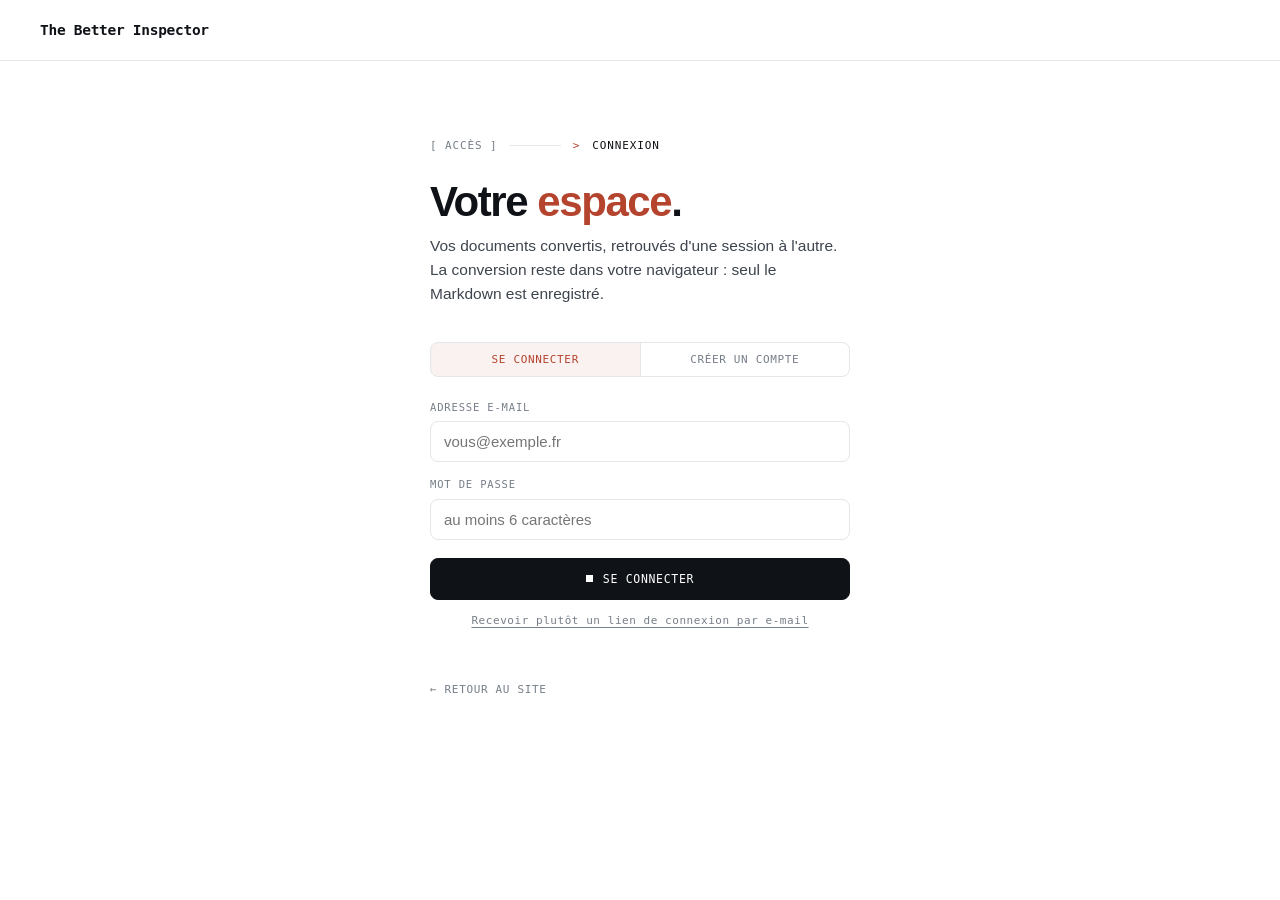
<file: app.html>
<!doctype html>
<html lang="fr">
<head>
<meta charset="utf-8">
<meta name="viewport" content="width=device-width, initial-scale=1">
<title>Importer — The Better Inspector</title>
<meta name="robots" content="noindex">
<meta name="theme-color" content="#ffffff">
<link rel="icon" href="data:image/svg+xml,%3Csvg%20xmlns%3D%27http%3A%2F%2Fwww.w3.org%2F2000%2Fsvg%27%20viewBox%3D%270%200%2024%2024%27%3E%3Crect%20width%3D%2724%27%20height%3D%2724%27%20rx%3D%275%27%20fill%3D%27%230f1216%27%2F%3E%3Crect%20x%3D%274.5%27%20y%3D%273%27%20width%3D%275%27%20height%3D%274.8%27%20fill%3D%27%23b4442e%27%2F%3E%3Crect%20x%3D%274.5%27%20y%3D%2710.2%27%20width%3D%275.2%27%20height%3D%2710.9%27%20fill%3D%27%23fff%27%2F%3E%3Cpath%20fill%3D%27%23fff%27%20fill-rule%3D%27evenodd%27%20d%3D%27M9.5%206H14.8a3.7%203.7%200%200%201%200%207.4H15.5a3.95%203.95%200%200%201%200%207.9H9.5Z%20M14.45%207.95a1.75%201.75%200%201%200%200%203.5%201.75%201.75%200%200%200%200-3.5Z%20M15.15%2015.35a2.1%202.1%200%201%200%200%204.2%202.1%202.1%200%200%200%200-4.2Z%27%2F%3E%3C%2Fsvg%3E">
<link rel="stylesheet" href="./assets/ui.css">
<style>
  #recent{margin-top:clamp(30px,4vw,52px)}
  #recent .more{display:flex;justify-content:center;margin-top:14px}
</style>
</head>
<body>

<nav class="nav">
  <div class="shell nav-in">
    <a class="brand" href="index.html" id="brand"><b>The Better Inspector</b></a>
    <div class="navlinks">
      <a class="cur" href="app.html">Importer</a>
      <a href="library.html">Bibliothèque</a>
    </div>
    <div class="nav-right">
      <span class="who" id="who"></span>
      <button class="btn btn-sm" id="out" type="button">Déconnexion</button>
    </div>
  </div>
</nav>

<main class="shell band">
  <p class="sec-tag"><span>[ 01 ]</span><i></i><span class="gt">&gt;</span><b>Importer</b></p>
  <h1>Déposez vos PDF.<br>Ils deviennent du <em>Markdown</em>.</h1>
  <p class="sub">
    Vous pouvez en déposer plusieurs d'un coup, ils sont traités l'un après l'autre.
    La conversion se fait dans votre navigateur : le PDF ne part jamais.
    Seul le Markdown produit est enregistré dans votre espace, où il est
    conservé <strong>24 heures</strong> avant d'être supprimé.
  </p>

  <input id="file" type="file" accept=".pdf,application/pdf" multiple hidden>
  <div class="drop" id="drop" role="button" tabindex="0" aria-controls="file"
       aria-label="Choisir ou déposer des fichiers PDF">
    <span class="drop-mark" aria-hidden="true">PDF</span>
    <strong>Déposez vos PDF ici</strong>
    <span>Documents à texte natif · jusqu'à 25 Mo par fichier</span>
    <span class="pick" aria-hidden="true">Choisir des fichiers</span>
  </div>

  <p class="msg" id="msg" role="status" aria-live="polite"></p>

  <div id="results" hidden>
    <div class="stats" id="stats">
      <div class="stat"><b id="s-tokens">—</b><span>Jetons au total</span></div>
      <div class="stat"><b id="s-docs">—</b><span>Documents</span></div>
      <div class="stat"><b id="s-pages">—</b><span>Pages</span></div>
      <div class="stat"><b id="s-time">—</b><span>Temps de conversion</span></div>
    </div>
    <div class="rows" id="rows" style="margin-top:20px"></div>
    <p class="note" id="foot"></p>
  </div>

  <section id="recent" hidden>
    <p class="sec-tag"><span>[ récents ]</span><i></i><span class="gt">&gt;</span><b>Derniers documents</b></p>
    <div class="rows" id="recent-rows"></div>
    <div class="more"><a class="btn btn-sm" id="recent-more" href="library.html"></a></div>
  </section>
</main>

<footer><div class="shell"><p>Conversion locale · aucun PDF n'est transmis.</p></div></footer>

<script src="./vendor/supabase/supabase.umd.js"></script>
<script type="module">
import { requireUser, signOut, saveDocument, listDocuments,
         humanError, humanDate, nf, humanSize, MARK } from './assets/session.js';
import { loadEngine, convert, MAX_BYTES } from './assets/converter.js';

document.getElementById('brand').insertAdjacentHTML('afterbegin', MARK);

const drop = document.getElementById('drop');
const input = document.getElementById('file');
const msg = document.getElementById('msg');
const results = document.getElementById('results');
const rows = document.getElementById('rows');
const foot = document.getElementById('foot');
const recent = document.getElementById('recent');
const recentRows = document.getElementById('recent-rows');
const recentMore = document.getElementById('recent-more');

const say = (t, tone) => { msg.textContent = t; if (tone) msg.dataset.tone = tone; else delete msg.dataset.tone; };

const user = await requireUser();
if (user) {
  document.getElementById('who').textContent = user.email;
  document.getElementById('out').addEventListener('click', signOut);

  say('Chargement du moteur…');
  try { await loadEngine(); say(''); }
  catch { say('Le moteur d’analyse n’a pas pu être chargé. Rechargez la page.', 'err'); }
}

/* ── Entrée des fichiers ───────────────────────────────────────── */
drop.addEventListener('click', () => input.click());
drop.addEventListener('keydown', (e) => {
  if (e.key === 'Enter' || e.key === ' ') { e.preventDefault(); input.click(); }
});
['dragenter', 'dragover'].forEach((t) =>
  drop.addEventListener(t, (e) => { e.preventDefault(); drop.classList.add('over'); }));
['dragleave', 'drop'].forEach((t) => drop.addEventListener(t, () => drop.classList.remove('over')));
drop.addEventListener('drop', (e) => { e.preventDefault(); run([...e.dataTransfer.files]); });
input.addEventListener('change', () => run([...input.files]));

/* ── Traitement, un fichier après l'autre ──────────────────────────
   Séquentiel et non parallèle : tout décoder en même temps ferait
   tomber l'onglet sur un lot un peu gros. */
let totals = { tokens: 0, docs: 0, pages: 0, ms: 0 };

async function run(files) {
  const pdfs = files.filter((f) => f.type === 'application/pdf' || /\.pdf$/i.test(f.name));
  if (!pdfs.length) { say('Aucun PDF dans la sélection.', 'err'); return; }

  results.hidden = false;
  const skipped = files.length - pdfs.length;

  for (let i = 0; i < pdfs.length; i++) {
    const f = pdfs[i];
    say('Conversion ' + (i + 1) + ' sur ' + pdfs.length + ' · ' + f.name);

    if (f.size > MAX_BYTES) {
      addRow(f.name, { err: 'Trop lourd (' + humanSize(f.size) + '), la limite est 25 Mo.' });
      continue;
    }
    try {
      const r = await convert(f);
      if (!r.markdown) {
        addRow(f.name, { err: 'Aucun texte natif : ce PDF est probablement un scan.' });
        continue;
      }
      await saveDocument(user.id, r);
      totals.tokens += r.tokens; totals.docs += 1;
      totals.pages += r.limit;   totals.ms += r.ms;
      addRow(f.name, { r });
      refresh();
    } catch (err) {
      addRow(f.name, { err: humanError(err) });
    }
  }

  say(totals.docs + (totals.docs > 1 ? ' documents enregistrés.' : ' document enregistré.')
      + (skipped ? ' ' + skipped + ' fichier(s) ignoré(s), format non pris en charge.' : ''), 'ok');
  foot.innerHTML = 'Retrouvez-les dans votre <a href="library.html" style="color:var(--oxide)">bibliothèque</a>.';
  input.value = '';
  showRecent();
}

function refresh() {
  document.getElementById('s-tokens').textContent = '≈ ' + nf(totals.tokens);
  document.getElementById('s-docs').textContent = nf(totals.docs);
  document.getElementById('s-pages').textContent = nf(totals.pages);
  document.getElementById('s-time').textContent = (totals.ms / 1000).toFixed(1).replace('.', ',') + ' s';
}

function addRow(name, { r, err }) {
  const el = document.createElement('div');
  el.className = 'row';
  const meta = err
    ? '<span class="hot">' + esc(err) + '</span>'
    : esc(r.type) + ' · ' + r.limit + (r.limit > 1 ? ' pages' : ' page')
      + (r.figures ? ' · ' + nf(r.figures) + (r.figures > 1 ? ' images' : ' image') : '')
      + (r.signatures ? ' · ' + nf(r.signatures) + ' signature' + (r.signatures > 1 ? 's' : '') : '')
      + ' · ≈ ' + nf(r.tokens) + ' jetons · ' + r.ms + ' ms';
  el.innerHTML =
    '<div class="row-main"><div class="row-name">' + esc(name) + '</div>' +
    '<div class="row-meta">' + meta + '</div></div>' +
    '<div class="row-act"><span class="pill ' + (err ? 'pill-warn' : 'pill-ok') + '">' +
    (err ? 'ignoré' : 'enregistré') + '</span></div>';
  rows.appendChild(el);
}

const esc = (s) => String(s).replace(/[&<>"]/g, (c) =>
  ({ '&': '&amp;', '<': '&lt;', '>': '&gt;', '"': '&quot;' }[c]));

/* ── Derniers documents ────────────────────────────────────────────
   Un aperçu de la bibliothèque, pour ne pas repartir d'une page vide
   à chaque visite. Muet en cas d'échec : la section disparaît plutôt
   que d'écrire dans msg, que le convertisseur utilise déjà. */
const APERCU = 4;

async function showRecent() {
  let docs;
  try { docs = await listDocuments(); }
  catch { recent.hidden = true; return; }
  if (!docs.length) { recent.hidden = true; return; }

  recentRows.innerHTML = docs.slice(0, APERCU).map((d) =>
    '<div class="row"><div class="row-main">' +
      '<div class="row-name">' + esc(d.name) + '</div>' +
      '<div class="row-meta">' + esc(d.doc_type || '—') + ' · ' +
        (d.pages || '?') + (d.pages > 1 ? ' pages' : ' page') +
        ' · ≈ ' + nf(d.tokens) + ' jetons · ' + humanDate(d.created_at) +
      '</div></div></div>').join('');

  // ne promettre « voir plus » que s'il y a effectivement plus à voir
  const reste = docs.length - APERCU;
  recentMore.textContent = reste > 0
    ? 'Voir les ' + nf(reste) + ' autres'
    : 'Ouvrir la bibliothèque';
  recent.hidden = false;
}

// en fin de module : showRecent lit esc, défini plus haut seulement
// une fois le corps du module déroulé jusqu'ici
if (user) showRecent();
</script>
</body>
</html>
</file>
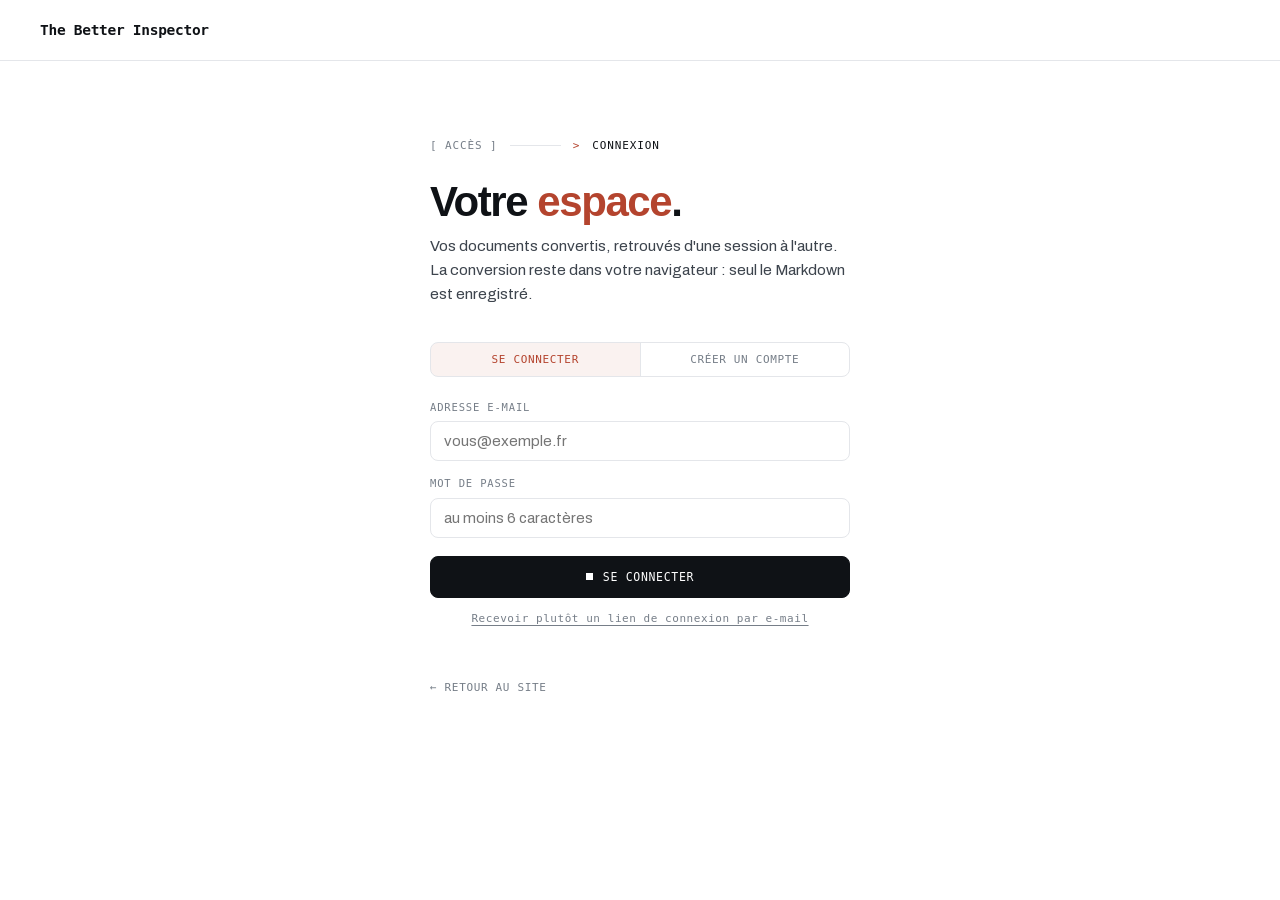
<file: library.html>
<!doctype html>
<html lang="fr">
<head>
<meta charset="utf-8">
<meta name="viewport" content="width=device-width, initial-scale=1">
<title>Bibliothèque — The Better Inspector</title>
<meta name="robots" content="noindex">
<meta name="theme-color" content="#ffffff">
<link rel="icon" href="data:image/svg+xml,%3Csvg%20xmlns%3D%27http%3A%2F%2Fwww.w3.org%2F2000%2Fsvg%27%20viewBox%3D%270%200%2024%2024%27%3E%3Crect%20width%3D%2724%27%20height%3D%2724%27%20rx%3D%275%27%20fill%3D%27%230f1216%27%2F%3E%3Crect%20x%3D%274.5%27%20y%3D%273%27%20width%3D%275%27%20height%3D%274.8%27%20fill%3D%27%23b4442e%27%2F%3E%3Crect%20x%3D%274.5%27%20y%3D%2710.2%27%20width%3D%275.2%27%20height%3D%2710.9%27%20fill%3D%27%23fff%27%2F%3E%3Cpath%20fill%3D%27%23fff%27%20fill-rule%3D%27evenodd%27%20d%3D%27M9.5%206H14.8a3.7%203.7%200%200%201%200%207.4H15.5a3.95%203.95%200%200%201%200%207.9H9.5Z%20M14.45%207.95a1.75%201.75%200%201%200%200%203.5%201.75%201.75%200%200%200%200-3.5Z%20M15.15%2015.35a2.1%202.1%200%201%200%200%204.2%202.1%202.1%200%200%200%200-4.2Z%27%2F%3E%3C%2Fsvg%3E">
<link rel="stylesheet" href="./assets/ui.css">
<style>
  .bar{display:flex;flex-wrap:wrap;gap:9px;align-items:center;margin-bottom:18px}
  .bar .grow{margin-left:auto}
  .viewer{margin-top:20px}
  .viewer-head{display:flex;flex-wrap:wrap;align-items:center;gap:10px;margin-bottom:10px}
  .viewer-head b{font-family:var(--mono);font-size:13px;font-weight:500}
  .viewer-head .grow{margin-left:auto}
  .row input[type=checkbox]{accent-color:var(--oxide);width:15px;height:15px;flex:none;cursor:pointer}
  .row{grid-template-columns:auto 1fr auto}
  @media(max-width:560px){.row{grid-template-columns:auto 1fr}}
</style>
</head>
<body>

<nav class="nav">
  <div class="shell nav-in">
    <a class="brand" href="index.html" id="brand"><b>The Better Inspector</b></a>
    <div class="navlinks">
      <a href="app.html">Importer</a>
      <a class="cur" href="library.html">Bibliothèque</a>
    </div>
    <div class="nav-right">
      <span class="who" id="who"></span>
      <button class="btn btn-sm" id="out" type="button">Déconnexion</button>
    </div>
  </div>
</nav>

<main class="shell band">
  <p class="sec-tag"><span>[ 02 ]</span><i></i><span class="gt">&gt;</span><b>Bibliothèque</b></p>
  <h1>Tous vos <em>Markdown</em>.</h1>
  <p class="sub">
    Sélectionnez ce que vous voulez, copiez le tout d'un bloc. Chaque document
    est précédé de son titre, ce qui donne un point de découpe naturel si vous
    l'injectez dans un pipeline. Un document est effacé <strong>24 heures</strong>
    après sa conversion : récupérez ce qui doit vous rester.
  </p>

  <div class="bar">
    <button class="btn btn-sm" id="all" type="button">Tout sélectionner</button>
    <button class="btn btn-sm" id="none" type="button">Tout désélectionner</button>
    <button class="btn btn-sm btn-primary grow" id="copy" type="button"><s aria-hidden="true"></s>Copier la sélection</button>
    <button class="btn btn-sm" id="dl" type="button">Télécharger .md</button>
  </div>

  <p class="msg" id="msg" role="status" aria-live="polite"></p>

  <div class="rows" id="rows"></div>

  <div class="stats" id="stats" hidden>
    <div class="stat"><b id="s-tokens">—</b><span>Jetons sélectionnés</span></div>
    <div class="stat"><b id="s-docs">—</b><span>Documents sélectionnés</span></div>
    <div class="stat"><b id="s-total">—</b><span>Documents au total</span></div>
  </div>

  <div class="viewer" id="viewer" hidden>
    <div class="viewer-head">
      <b id="v-name"></b>
      <button class="btn btn-sm grow" id="v-copy" type="button">Copier ce document</button>
      <button class="btn btn-sm" id="v-close" type="button">Fermer</button>
    </div>
    <pre class="md-out" id="v-body"></pre>
  </div>
</main>

<footer><div class="shell"><p>Seul le Markdown est conservé. Aucun PDF n'a été transmis.</p></div></footer>

<script src="./vendor/supabase/supabase.umd.js"></script>
<script type="module">
import { requireUser, signOut, listDocuments, loadMarkdown, removeDocument,
         humanError, humanDate, nf, MARK } from './assets/session.js';

document.getElementById('brand').insertAdjacentHTML('afterbegin', MARK);

const rows = document.getElementById('rows');
const msg  = document.getElementById('msg');
const stats = document.getElementById('stats');
const viewer = document.getElementById('viewer');
const say = (t, tone) => { msg.textContent = t; if (tone) msg.dataset.tone = tone; else delete msg.dataset.tone; };
const esc = (s) => String(s).replace(/[&<>"]/g, (c) => ({ '&':'&amp;','<':'&lt;','>':'&gt;','"':'&quot;' }[c]));

let docs = [];

const user = await requireUser();
if (user) {
  document.getElementById('who').textContent = user.email;
  document.getElementById('out').addEventListener('click', signOut);
  await refresh();
}

async function refresh() {
  say('Chargement…');
  try {
    docs = await listDocuments();
    render();
    say('');
  } catch (e) { say(humanError(e), 'err'); }
}

function render() {
  if (!docs.length) {
    rows.innerHTML = '<div class="empty"><strong>Rien encore ici.</strong>' +
      'Convertissez un premier document depuis la page <a href="app.html" style="color:var(--oxide)">Importer</a>.</div>';
    stats.hidden = true;
    return;
  }
  rows.innerHTML = docs.map((d) =>
    '<div class="row" data-id="' + d.id + '">' +
      '<input type="checkbox" checked aria-label="Sélectionner ' + esc(d.name) + '">' +
      '<div class="row-main"><div class="row-name">' + esc(d.name) + '</div>' +
        '<div class="row-meta">' + esc(d.doc_type || '—') + ' · ' +
        (d.pages || '?') + (d.pages > 1 ? ' pages' : ' page') +
        ' · ≈ ' + nf(d.tokens) + ' jetons · ' + humanDate(d.created_at) + '</div></div>' +
      '<div class="row-act">' +
        '<button class="btn btn-sm" data-act="view">Voir</button>' +
        '<button class="btn btn-sm btn-danger" data-act="del">Supprimer</button>' +
      '</div></div>').join('');
  stats.hidden = false;
  tally();
}

function selected() {
  return [...rows.querySelectorAll('.row')]
    .filter((r) => r.querySelector('input').checked)
    .map((r) => docs.find((d) => d.id === r.dataset.id))
    .filter(Boolean);
}

function tally() {
  const s = selected();
  document.getElementById('s-tokens').textContent = '≈ ' + nf(s.reduce((a, d) => a + (d.tokens || 0), 0));
  document.getElementById('s-docs').textContent = nf(s.length);
  document.getElementById('s-total').textContent = nf(docs.length);
}

rows.addEventListener('change', tally);

rows.addEventListener('click', async (e) => {
  const btn = e.target.closest('button[data-act]');
  if (!btn) return;
  const row = btn.closest('.row');
  const doc = docs.find((d) => d.id === row.dataset.id);
  if (!doc) return;

  if (btn.dataset.act === 'view') {
    say('Ouverture…');
    try {
      const [full] = await loadMarkdown([doc.id]);
      document.getElementById('v-name').textContent = full.name;
      document.getElementById('v-body').textContent = full.markdown;
      viewer.hidden = false;
      viewer.scrollIntoView({ block: 'nearest' });
      say('');
    } catch (err) { say(humanError(err), 'err'); }
    return;
  }

  // suppression : définitive, donc on demande confirmation
  if (!confirm('Supprimer « ' + doc.name +' » ? Cette action est définitive.')) return;
  try {
    await removeDocument(doc.id);
    docs = docs.filter((d) => d.id !== doc.id);
    render();
    say('« ' + doc.name + ' » supprimé.', 'ok');
  } catch (err) { say(humanError(err), 'err'); }
});

document.getElementById('all').addEventListener('click', () => {
  rows.querySelectorAll('input').forEach((i) => { i.checked = true; }); tally();
});
document.getElementById('none').addEventListener('click', () => {
  rows.querySelectorAll('input').forEach((i) => { i.checked = false; }); tally();
});

/** Assemble la sélection en un seul Markdown, titré par document. */
async function bundle() {
  const s = selected();
  if (!s.length) { say('Sélectionnez au moins un document.', 'err'); return null; }
  say('Assemblage de ' + s.length + ' document(s)…');
  const full = await loadMarkdown(s.map((d) => d.id));
  const order = new Map(s.map((d, i) => [d.id, i]));
  full.sort((a, b) => order.get(a.id) - order.get(b.id));
  return full.map((d) => '# ' + d.name + '\n\n' + d.markdown).join('\n\n---\n\n');
}

document.getElementById('copy').addEventListener('click', async () => {
  try {
    const text = await bundle();
    if (!text) return;
    await navigator.clipboard.writeText(text);
    say('Copié : ' + nf(text.length) + ' caractères, ≈ ' + nf(Math.round(text.length / 4)) + ' jetons.', 'ok');
  } catch (err) { say(humanError(err), 'err'); }
});

document.getElementById('dl').addEventListener('click', async () => {
  try {
    const text = await bundle();
    if (!text) return;
    const url = URL.createObjectURL(new Blob([text], { type: 'text/markdown' }));
    const a = document.createElement('a');
    a.href = url; a.download = 'the-better-inspector.md';
    a.click();
    URL.revokeObjectURL(url);
    say('Fichier téléchargé.', 'ok');
  } catch (err) { say(humanError(err), 'err'); }
});

document.getElementById('v-close').addEventListener('click', () => { viewer.hidden = true; });
document.getElementById('v-copy').addEventListener('click', async () => {
  try {
    await navigator.clipboard.writeText(document.getElementById('v-body').textContent);
    say('Document copié.', 'ok');
  } catch (err) { say(humanError(err), 'err'); }
});
</script>
</body>
</html>
</file>
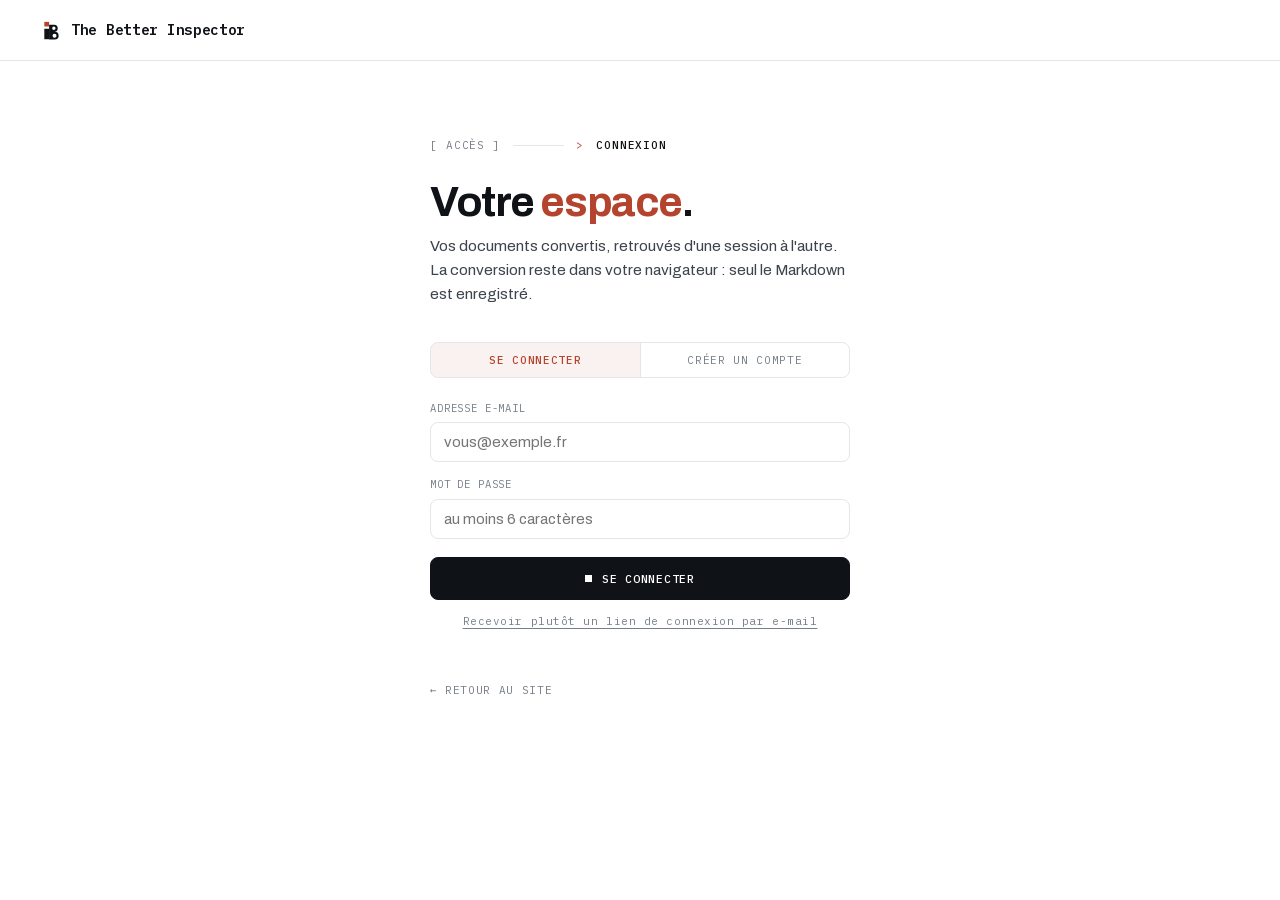
<file: login.html>
<!doctype html>
<html lang="fr">
<head>
<meta charset="utf-8">
<meta name="viewport" content="width=device-width, initial-scale=1">
<title>Connexion — The Better Inspector</title>
<meta name="robots" content="noindex">
<meta name="theme-color" content="#ffffff">
<link rel="icon" href="data:image/svg+xml,%3Csvg%20xmlns%3D%27http%3A%2F%2Fwww.w3.org%2F2000%2Fsvg%27%20viewBox%3D%270%200%2024%2024%27%3E%3Crect%20width%3D%2724%27%20height%3D%2724%27%20rx%3D%275%27%20fill%3D%27%230f1216%27%2F%3E%3Crect%20x%3D%274.5%27%20y%3D%273%27%20width%3D%275%27%20height%3D%274.8%27%20fill%3D%27%23b4442e%27%2F%3E%3Crect%20x%3D%274.5%27%20y%3D%2710.2%27%20width%3D%275.2%27%20height%3D%2710.9%27%20fill%3D%27%23fff%27%2F%3E%3Cpath%20fill%3D%27%23fff%27%20fill-rule%3D%27evenodd%27%20d%3D%27M9.5%206H14.8a3.7%203.7%200%200%201%200%207.4H15.5a3.95%203.95%200%200%201%200%207.9H9.5Z%20M14.45%207.95a1.75%201.75%200%201%200%200%203.5%201.75%201.75%200%200%200%200-3.5Z%20M15.15%2015.35a2.1%202.1%200%201%200%200%204.2%202.1%202.1%200%200%200%200-4.2Z%27%2F%3E%3C%2Fsvg%3E">
<link rel="stylesheet" href="./assets/ui.css">
<style>
  .wrap{max-width:420px;margin-inline:auto;padding:clamp(36px,6vw,76px) 0}
  .tabs{display:flex;border:1px solid var(--line);border-radius:var(--r);overflow:hidden;margin-bottom:22px}
  .tabs button{flex:1;font-family:var(--mono);font-size:11px;letter-spacing:.06em;text-transform:uppercase;
    padding:10px;background:none;border:0;border-right:1px solid var(--line);color:var(--muted);cursor:pointer;transition:.16s}
  .tabs button:last-child{border-right:0}
  .tabs button[aria-pressed=true]{color:var(--oxide);background:var(--oxide-soft);font-weight:500}
  .wrap .btn{width:100%;margin-top:4px}
  .swap{display:block;width:100%;margin-top:14px;padding:0;background:none;border:0;cursor:pointer;
    font-family:var(--mono);font-size:11px;letter-spacing:.05em;color:var(--muted);text-align:center;
    text-decoration:underline;text-underline-offset:3px;transition:color .16s}
  .swap:hover{color:var(--oxide)}
  .hint{margin:0 0 18px;padding:11px 13px;border-radius:var(--r);
    background:var(--oxide-soft);border:1px solid var(--oxide-line);
    font-size:13px;line-height:1.5;color:var(--ink-2)}
  .match{font-family:var(--mono);font-size:10.5px;letter-spacing:.05em;margin-top:2px;min-height:1.2em}
  .match[data-ok=no]{color:var(--oxide)}
  .match[data-ok=yes]{color:var(--live)}
  .back{display:inline-flex;align-items:center;gap:7px;margin-top:24px;font-family:var(--mono);
    font-size:11px;letter-spacing:.06em;text-transform:uppercase;color:var(--muted);text-decoration:none}
  .back:hover{color:var(--oxide)}
</style>
</head>
<body>

<nav class="nav">
  <div class="shell nav-in">
    <a class="brand" href="index.html" id="brand"><b>The Better Inspector</b></a>
  </div>
</nav>

<main class="shell wrap">
  <p class="sec-tag"><span>[ accès ]</span><i></i><span class="gt">&gt;</span><b id="tag">Connexion</b></p>
  <h1 id="title">Votre <em>espace</em>.</h1>
  <p class="sub" id="lead">
    Vos documents convertis, retrouvés d'une session à l'autre. La conversion
    reste dans votre navigateur : seul le Markdown est enregistré.
  </p>

  <div class="tabs" role="group" aria-label="Connexion ou création de compte">
    <button type="button" data-tab="in" aria-pressed="true">Se connecter</button>
    <button type="button" data-tab="up" aria-pressed="false">Créer un compte</button>
  </div>

  <p class="hint" id="hint" hidden>
    Nous vous envoyons un lien à usage unique. Ouvrez-le depuis cet appareil,
    vous serez connecté sans mot de passe.
  </p>

  <form id="form" novalidate>
    <div class="field">
      <label for="email">Adresse e-mail</label>
      <input id="email" type="email" autocomplete="email" required placeholder="vous@exemple.fr">
    </div>

    <div class="field" id="f-pw">
      <label for="pw">Mot de passe</label>
      <input id="pw" type="password" autocomplete="current-password" minlength="6" placeholder="au moins 6 caractères">
    </div>

    <div class="field" id="f-pw2" hidden>
      <label for="pw2">Confirmez le mot de passe</label>
      <input id="pw2" type="password" autocomplete="new-password" minlength="6" placeholder="saisissez-le à nouveau">
      <span class="match" id="match"></span>
    </div>

    <button class="btn btn-primary" id="go" type="submit"><s aria-hidden="true"></s><span id="golabel">Se connecter</span></button>
  </form>

  <button class="swap" id="swap" type="button">Recevoir plutôt un lien de connexion par e-mail</button>

  <p class="msg" id="msg" role="status" aria-live="polite"></p>
  <a class="back" href="index.html">← Retour au site</a>
</main>

<script src="./vendor/supabase/supabase.umd.js"></script>
<script type="module">
import { db, currentUser, humanError, MARK } from './assets/session.js';

document.getElementById('brand').insertAdjacentHTML('afterbegin', MARK);

const $ = (id) => document.getElementById(id);
const form = $('form'), email = $('email'), pw = $('pw'), pw2 = $('pw2');
const fPw = $('f-pw'), fPw2 = $('f-pw2'), match = $('match');
const go = $('go'), label = $('golabel'), msg = $('msg'), hint = $('hint');
const tag = $('tag'), title = $('title'), swap = $('swap');
const tabs = [...document.querySelectorAll('.tabs button')];

// destination après connexion, jamais hors du site
const suite = (() => {
  const v = new URLSearchParams(location.search).get('suite') || 'app.html';
  return /^[\w.-]+\.html$/.test(v) ? v : 'app.html';
})();
const redirectTo = new URL(suite, location.href).href;

/* Trois états : mot de passe, lien magique, inscription. */
let mode = 'in';

function setMode(m) {
  mode = m;
  const up = m === 'up', link = m === 'link';

  tabs.forEach((b) => b.setAttribute('aria-pressed', String(b.dataset.tab === (up ? 'up' : 'in'))));
  fPw.hidden = link;
  fPw2.hidden = !up;
  hint.hidden = !link;

  label.textContent = up ? 'Créer le compte' : link ? 'Envoyer le lien' : 'Se connecter';
  tag.textContent   = up ? 'Inscription' : link ? 'Lien de connexion' : 'Connexion';
  title.innerHTML   = up ? 'Créez votre <em>espace</em>.' : 'Votre <em>espace</em>.';
  pw.autocomplete   = up ? 'new-password' : 'current-password';

  swap.hidden = up;
  swap.textContent = link
    ? 'Utiliser plutôt mon mot de passe'
    : 'Recevoir plutôt un lien de connexion par e-mail';

  match.textContent = '';
  delete match.dataset.ok;
  say('');
}

tabs.forEach((b) => b.addEventListener('click', () => setMode(b.dataset.tab)));
swap.addEventListener('click', () => setMode(mode === 'link' ? 'in' : 'link'));

// arrivée depuis l'invitation du site : on ouvre sur l'inscription
if (new URLSearchParams(location.search).get('mode') === 'up') setMode('up');

function say(text, tone) {
  msg.textContent = text;
  if (tone) msg.dataset.tone = tone; else delete msg.dataset.tone;
}

/* Concordance des mots de passe, signalée pendant la saisie. */
function checkMatch() {
  if (mode !== 'up' || !pw2.value) { match.textContent = ''; delete match.dataset.ok; return true; }
  const ok = pw.value === pw2.value;
  match.textContent = ok ? 'Les mots de passe correspondent.' : 'Les mots de passe diffèrent.';
  match.dataset.ok = ok ? 'yes' : 'no';
  return ok;
}
pw.addEventListener('input', checkMatch);
pw2.addEventListener('input', checkMatch);

// déjà connecté, ou revenu depuis un lien magique : on enchaîne
currentUser().then((u) => { if (u) location.replace(suite); });

form.addEventListener('submit', async (e) => {
  e.preventDefault();
  const addr = email.value.trim();
  if (!addr) { say('Renseignez votre adresse e-mail.', 'err'); return; }

  if (mode !== 'link') {
    if (pw.value.length < 6) { say('Le mot de passe doit faire au moins 6 caractères.', 'err'); return; }
    if (mode === 'up' && pw.value !== pw2.value) {
      say('Les deux mots de passe ne correspondent pas.', 'err');
      pw2.focus(); return;
    }
  }

  go.disabled = true;
  say(mode === 'up' ? 'Création du compte…' : mode === 'link' ? 'Envoi du lien…' : 'Connexion…');

  try {
    if (mode === 'link') {
      const { error } = await db.auth.signInWithOtp({
        email: addr, options: { emailRedirectTo: redirectTo, shouldCreateUser: false }
      });
      if (error) throw error;
      say('Lien envoyé à ' + addr + '. Ouvrez-le depuis cet appareil.', 'ok');

    } else if (mode === 'up') {
      const { data, error } = await db.auth.signUp({
        email: addr, password: pw.value, options: { emailRedirectTo: redirectTo }
      });
      if (error) throw error;
      if (data.session) location.replace(suite);
      // Supabase ne signale pas les doublons, pour ne pas révéler qui est inscrit :
      // il renvoie un utilisateur factice, sans identité. À nous de le dire.
      else if (data.user && data.user.identities && data.user.identities.length === 0)
        say('Un compte existe déjà avec cette adresse. Connectez-vous, ou demandez un lien par e-mail.', 'err');
      else say('Compte créé. Ouvrez le lien de confirmation envoyé à ' + addr + '.', 'ok');

    } else {
      const { error } = await db.auth.signInWithPassword({ email: addr, password: pw.value });
      if (error) throw error;
      location.replace(suite);
    }
  } catch (err) {
    say(humanError(err), 'err');
  } finally {
    go.disabled = false;
  }
});
</script>
</body>
</html>
</file>
<file: assets/ui.css>
/* ═══════════════════════════════════════════════════════════════
   Styles partagés par les pages de l'application.
   Mêmes jetons que la page vitrine : la vitrine les garde en ligne
   pour rester lisible d'un seul fichier, l'application les mutualise.
   ═══════════════════════════════════════════════════════════════ */

:root{
  --bg:#ffffff; --bg-alt:#f7f8f9;
  --ink:#0f1216; --ink-2:#3d444d; --muted:#767e88;
  --line:#e4e6ea; --line-2:#eef0f2;
  --oxide:#b4442e; --oxide-soft:rgba(180,68,46,.07); --oxide-line:rgba(180,68,46,.3);
  --live:#2f9e5f;
  --dark:#111826; --dark-2:#1a2333; --dark-line:rgba(255,255,255,.1);
  --dark-fg:#dfe3ea; --dark-mut:rgba(223,227,234,.45);
  --sans:"Archivo","Helvetica Neue",Arial,sans-serif;
  --mono:"IBM Plex Mono",ui-monospace,"SFMono-Regular",Consolas,monospace;
  --r:8px; --r-lg:12px; --shell:1200px;
}

@font-face{font-family:"Archivo";font-style:normal;font-weight:400;font-display:swap;src:url(./../vendor/fonts/Archivo-400-latin.woff2)format("woff2")}
@font-face{font-family:"Archivo";font-style:normal;font-weight:500;font-display:swap;src:url(./../vendor/fonts/Archivo-500-latin.woff2)format("woff2")}
@font-face{font-family:"Archivo";font-style:normal;font-weight:600;font-display:swap;src:url(./../vendor/fonts/Archivo-600-latin.woff2)format("woff2")}
@font-face{font-family:"Archivo";font-style:normal;font-weight:700;font-display:swap;src:url(./../vendor/fonts/Archivo-700-latin.woff2)format("woff2")}
@font-face{font-family:"IBM Plex Mono";font-style:normal;font-weight:400;font-display:swap;src:url(./../vendor/fonts/IBMPlexMono-400-latin.woff2)format("woff2")}
@font-face{font-family:"IBM Plex Mono";font-style:normal;font-weight:500;font-display:swap;src:url(./../vendor/fonts/IBMPlexMono-500-latin.woff2)format("woff2")}
@font-face{font-family:"IBM Plex Mono";font-style:normal;font-weight:600;font-display:swap;src:url(./../vendor/fonts/IBMPlexMono-600-latin.woff2)format("woff2")}

*,*::before,*::after{box-sizing:border-box}
/* une regle d'auteur avec display: bat le display:none de [hidden]
   fourni par le navigateur ; sans ceci, masquer un .field ou un
   .stats ne masque rien du tout */
[hidden]{display:none!important}
body{margin:0;background:var(--bg);color:var(--ink);font-family:var(--sans);
  font-size:16px;line-height:1.55;-webkit-font-smoothing:antialiased}
a{color:inherit}
::selection{background:var(--oxide);color:#fff}
:focus-visible{outline:2px solid var(--oxide);outline-offset:3px;border-radius:4px}
.shell{width:min(100% - 2.5rem,var(--shell));margin-inline:auto}

/* ── Barre de navigation ───────────────────────────────────────── */
.nav{position:sticky;top:0;z-index:60;background:rgba(255,255,255,.85);
  backdrop-filter:blur(14px) saturate(1.5);border-bottom:1px solid var(--line)}
.nav-in{display:grid;grid-template-columns:minmax(0,1fr) auto minmax(0,1fr);align-items:center;gap:16px;height:60px}
/* colonnes fixees : un element en display:none quitte la grille, et
   sans cet ancrage le bloc de droite glisserait au centre */
.brand{grid-column:1}
.navlinks{grid-column:2;justify-self:center}
.nav-right{grid-column:3;justify-self:end;display:flex;align-items:center;gap:12px;min-width:0}
.brand{display:flex;align-items:center;gap:8px;text-decoration:none;min-width:0}
.brand b{font-family:var(--mono);font-size:14.5px;font-weight:600;letter-spacing:-.02em;white-space:nowrap}
.mark{width:23px;height:23px;flex:none;color:var(--ink)}
.navlinks{display:flex;border:1px solid var(--line);border-radius:var(--r);overflow:hidden;background:var(--bg)}
.navlinks a{font-family:var(--mono);font-size:11px;letter-spacing:.06em;text-transform:uppercase;
  color:var(--muted);text-decoration:none;padding:8px 12px;border-right:1px solid var(--line);
  white-space:nowrap;transition:color .16s,background .16s}
.navlinks a:last-child{border-right:0}
.navlinks a:hover{color:var(--ink);background:var(--bg-alt)}
.navlinks a.cur{color:var(--oxide);background:var(--oxide-soft)}
.who{font-family:var(--mono);font-size:11px;color:var(--muted);max-width:20ch;
  overflow:hidden;text-overflow:ellipsis;white-space:nowrap}
@media(max-width:640px){.who{display:none}}

/* ── Boutons ───────────────────────────────────────────────────── */
.btn{display:inline-flex;align-items:center;justify-content:center;gap:10px;
  font-family:var(--mono);font-size:11.5px;font-weight:500;letter-spacing:.06em;
  text-transform:uppercase;text-decoration:none;padding:13px 17px;border-radius:var(--r);
  border:1px solid var(--line);background:var(--bg);color:var(--ink);cursor:pointer;
  transition:border-color .16s,background .16s,transform .16s}
.btn:hover:not(:disabled){border-color:var(--ink);transform:translateY(-1px)}
.btn:disabled{opacity:.45;cursor:not-allowed}
.btn s{width:7px;height:7px;background:currentColor;flex:none;display:block}
.btn-primary{background:var(--ink);border-color:var(--ink);color:#fff}
.btn-primary:hover:not(:disabled){background:var(--oxide);border-color:var(--oxide)}
.btn-sm{padding:8px 12px;font-size:10.5px}
.btn-danger{color:var(--oxide);border-color:var(--oxide-line)}
.btn-danger:hover:not(:disabled){border-color:var(--oxide);background:var(--oxide-soft)}

/* ── Structure de page ─────────────────────────────────────────── */
.band{padding:clamp(34px,4.5vw,64px) 0}
.sec-tag{display:flex;align-items:center;gap:12px;margin:0 0 clamp(16px,2.2vw,26px);
  font-family:var(--mono);font-size:11px;letter-spacing:.08em;text-transform:uppercase;color:var(--muted)}
.sec-tag i{flex:0 0 clamp(24px,4vw,64px);height:1px;background:var(--line);display:block}
.sec-tag .gt{color:var(--oxide)}
.sec-tag b{color:var(--ink);font-weight:500}
h1{margin:0 0 10px;font-size:clamp(27px,3.4vw,42px);font-weight:700;line-height:1.05;letter-spacing:-.034em}
h1 em{font-style:normal;color:var(--oxide)}
.sub{margin:0 0 clamp(24px,3vw,36px);color:var(--ink-2);font-size:15.5px;max-width:62ch}

.card{background:var(--bg);border:1px solid var(--line);border-radius:var(--r-lg)}
.note{margin:14px 0 0;font-size:12px;line-height:1.6;color:var(--muted)}
.msg{margin:12px 0 0;font-size:13px;line-height:1.5;min-height:1.4em;color:var(--ink-2)}
.msg[data-tone=err]{color:var(--oxide)}
.msg[data-tone=ok]{color:var(--live)}

/* ── Formulaire ────────────────────────────────────────────────── */
.field{display:flex;flex-direction:column;gap:6px;margin-bottom:14px}
.field label{font-family:var(--mono);font-size:10.5px;letter-spacing:.08em;
  text-transform:uppercase;color:var(--muted)}
.field input{font-family:var(--sans);font-size:15px;padding:11px 13px;color:var(--ink);
  background:var(--bg);border:1px solid var(--line);border-radius:var(--r);transition:border-color .16s}
.field input:focus{outline:none;border-color:var(--ink)}

/* ── Zone de dépôt ─────────────────────────────────────────────── */
.drop{display:flex;flex-direction:column;align-items:center;gap:8px;text-align:center;
  border:1px dashed var(--line);border-radius:var(--r);background:var(--bg-alt);
  padding:clamp(30px,4vw,46px) 22px;cursor:pointer;transition:border-color .18s,background .18s}
.drop:hover,.drop.over{border-color:var(--oxide);background:var(--oxide-soft)}
.drop-mark{font-family:var(--mono);font-size:10.5px;letter-spacing:.14em;color:var(--oxide);
  border:1px solid var(--oxide-line);border-radius:4px;padding:4px 8px;margin-bottom:4px}
.drop strong{font-size:15px;font-weight:600}
.drop span{font-size:12.5px;color:var(--muted)}
.drop .pick{margin-top:10px;font-family:var(--mono);font-size:11px;letter-spacing:.06em;
  text-transform:uppercase;font-weight:500;border:1px solid var(--ink);border-radius:var(--r);
  background:var(--ink);color:#fff;padding:9px 14px}

/* ── Listes de fichiers et de documents ────────────────────────── */
.rows{display:flex;flex-direction:column;border:1px solid var(--line);border-radius:var(--r-lg);overflow:hidden}
.row{display:grid;grid-template-columns:1fr auto;gap:10px 16px;align-items:center;
  padding:13px 16px;border-bottom:1px solid var(--line-2)}
.row:last-child{border-bottom:0}
.row-main{min-width:0}
.row-name{font-family:var(--mono);font-size:13px;font-weight:500;
  overflow:hidden;text-overflow:ellipsis;white-space:nowrap}
.row-meta{font-family:var(--mono);font-size:11px;color:var(--muted);margin-top:3px}
.row-meta .hot{color:var(--oxide)}
.row-act{display:flex;gap:7px;flex:none}
@media(max-width:560px){.row{grid-template-columns:1fr}.row-act{justify-content:flex-start}}

.pill{display:inline-flex;align-items:center;gap:6px;font-family:var(--mono);font-size:10.5px;
  letter-spacing:.05em;text-transform:uppercase;padding:3px 8px;border-radius:4px;
  border:1px solid var(--line);color:var(--muted)}
.pill-ok{color:var(--live);border-color:rgba(47,158,95,.3);background:rgba(47,158,95,.06)}
.pill-warn{color:var(--oxide);border-color:var(--oxide-line);background:var(--oxide-soft)}

/* ── Sortie Markdown ───────────────────────────────────────────── */
.md-out{margin:0;padding:16px;overflow:auto;max-height:clamp(240px,40vh,460px);
  font-family:var(--mono);font-size:12px;line-height:1.7;color:var(--ink-2);
  white-space:pre-wrap;word-break:break-word;background:var(--bg-alt);
  border:1px solid var(--line);border-radius:var(--r)}

/* ── Chiffres ──────────────────────────────────────────────────── */
.stats{display:flex;flex-wrap:wrap;gap:clamp(20px,3vw,44px);padding:18px 0 0;
  margin-top:18px;border-top:1px solid var(--line)}
.stat b{display:block;font-family:var(--mono);font-size:clamp(20px,2.2vw,27px);
  font-weight:600;letter-spacing:-.03em;line-height:1;font-variant-numeric:tabular-nums}
.stat:first-child b{color:var(--oxide)}
.stat span{display:block;font-family:var(--mono);font-size:10.5px;letter-spacing:.07em;
  text-transform:uppercase;color:var(--muted);margin-top:7px}

.empty{padding:clamp(34px,5vw,58px) 22px;text-align:center;color:var(--muted)}
.empty strong{display:block;color:var(--ink);font-size:16px;font-weight:600;margin-bottom:6px}

footer{border-top:1px solid var(--line);padding:28px 0 40px;margin-top:36px}
footer p{margin:0;font-size:13px;color:var(--ink-2)}

@media(prefers-reduced-motion:reduce){
  *{transition-duration:.01ms!important}
  .btn:hover{transform:none}
}
</file>
